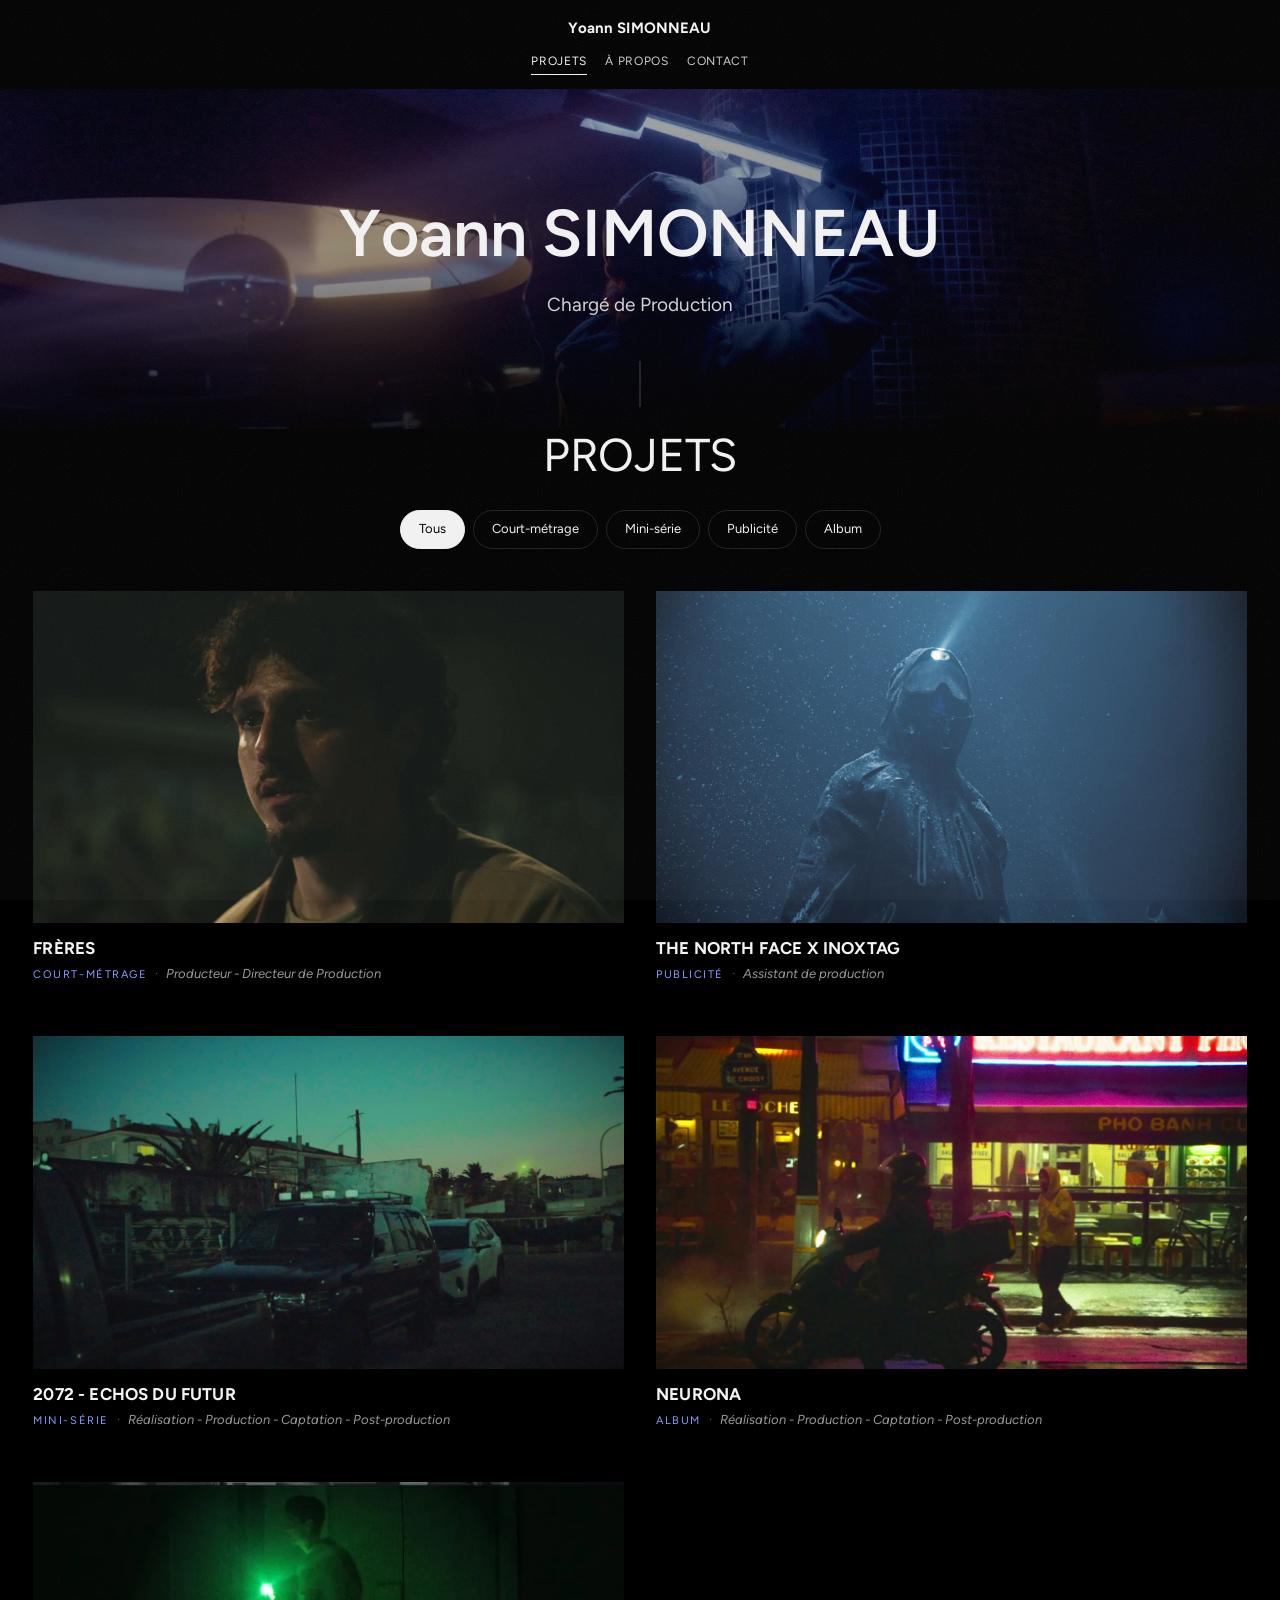
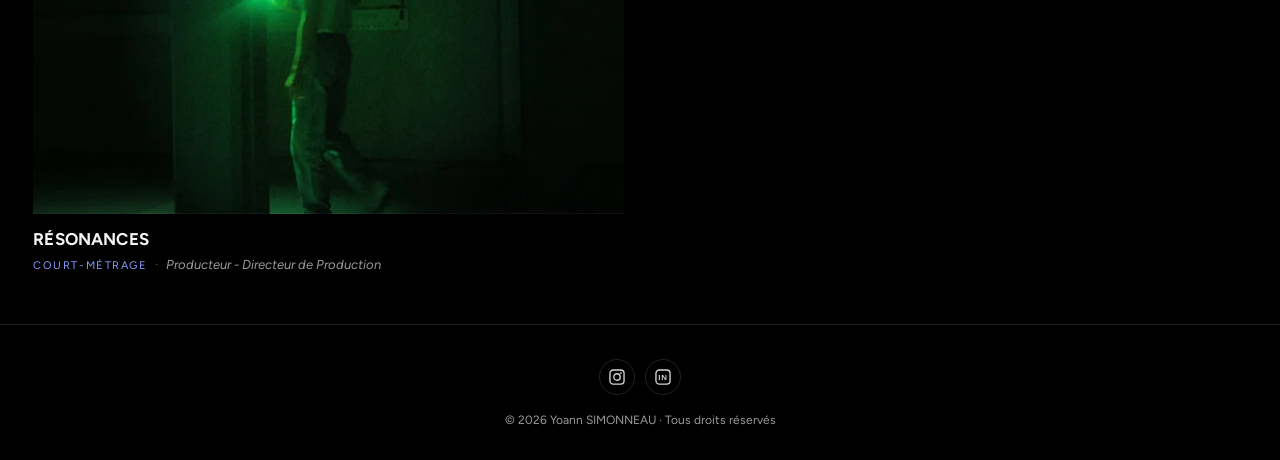
<file: index.html>
<!DOCTYPE html>
<html lang="fr">
<head>
  <meta charset="utf-8">
  <meta name="viewport" content="width=device-width, initial-scale=1, viewport-fit=cover">
  <title>Yoann SIMONNEAU — Films</title>
  <meta name="description" content="Portfolio de Yoann SIMONNEAU : production et réalisation de films.">
  <meta name="theme-color" content="#000000">
  <meta property="og:type" content="website">
  <meta property="og:title" content="Yoann SIMONNEAU — Portfolio">
  <meta property="og:image" content="images/accueil/hero.jpg">
  <link rel="icon" href="assets/favicon.svg" type="image/svg+xml">
  <!-- Contenu du site : lancé tout de suite, en parallèle du reste -->
  <script>(function(){var s=document.createElement('script');s.id='contenu';s.async=false;s.src='data/contenu.js'+(location.protocol.indexOf('http')===0?'?v='+Math.floor(Date.now()/6e4):'');document.head.appendChild(s);})();</script>
  <link rel="preconnect" href="https://fonts.googleapis.com">
  <link rel="preconnect" href="https://fonts.gstatic.com" crossorigin>
  <link rel="stylesheet" href="assets/css/style.css?v=6">
  <script src="assets/js/modele.js?v=6" defer></script>
  <script src="assets/js/site.js?v=6" defer></script>
</head>
<body data-page="films">
  <div id="app"></div>
  <noscript><p style="padding:40px;text-align:center;color:#fff">Active JavaScript pour afficher ce site.</p></noscript>
</body>
</html>
</file>
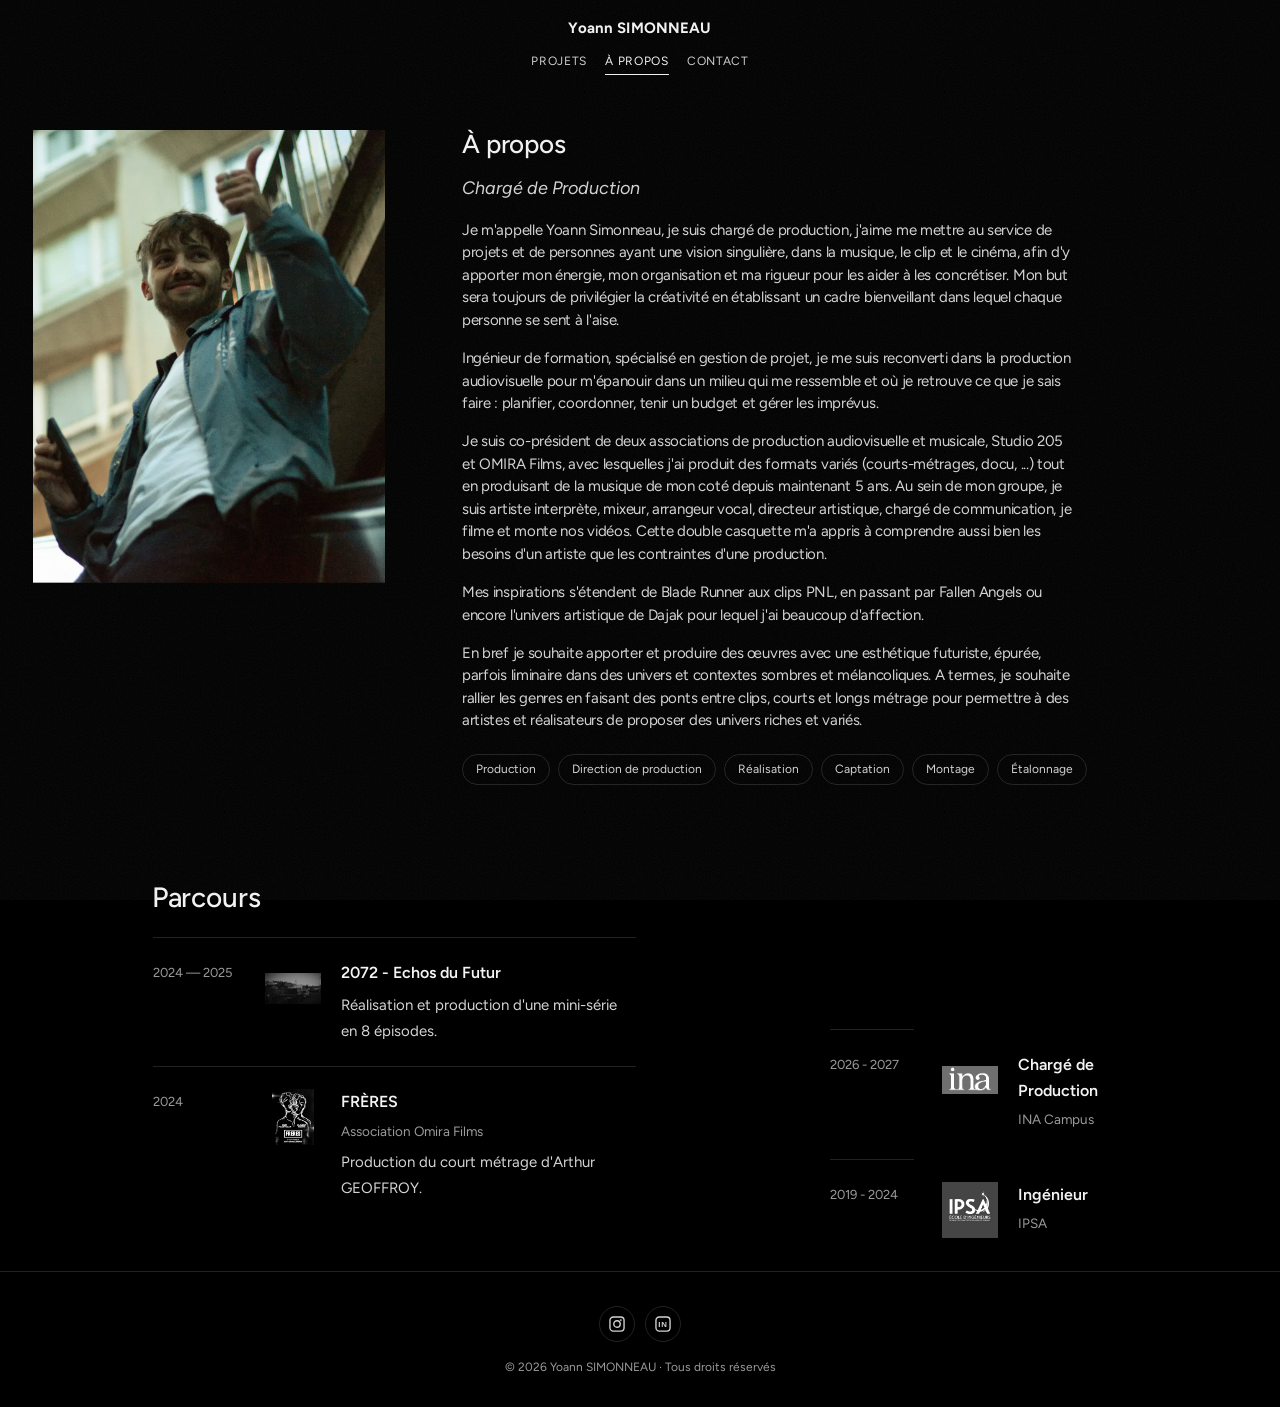
<file: a-propos.html>
<!DOCTYPE html>
<html lang="fr">
<head>
  <meta charset="utf-8">
  <meta name="viewport" content="width=device-width, initial-scale=1, viewport-fit=cover">
  <title>À propos — Yoann SIMONNEAU</title>
  <meta name="description" content="Portfolio de Yoann SIMONNEAU : production et réalisation de films.">
  <meta name="theme-color" content="#000000">
  <meta property="og:type" content="website">
  <meta property="og:title" content="Yoann SIMONNEAU — Portfolio">
  <meta property="og:image" content="images/accueil/hero.jpg">
  <link rel="icon" href="assets/favicon.svg" type="image/svg+xml">
  <!-- Contenu du site : lancé tout de suite, en parallèle du reste -->
  <script>(function(){var s=document.createElement('script');s.id='contenu';s.async=false;s.src='data/contenu.js'+(location.protocol.indexOf('http')===0?'?v='+Math.floor(Date.now()/6e4):'');document.head.appendChild(s);})();</script>
  <link rel="preconnect" href="https://fonts.googleapis.com">
  <link rel="preconnect" href="https://fonts.gstatic.com" crossorigin>
  <link rel="stylesheet" href="assets/css/style.css?v=6">
  <script src="assets/js/modele.js?v=6" defer></script>
  <script src="assets/js/site.js?v=6" defer></script>
</head>
<body data-page="apropos">
  <div id="app"></div>
  <noscript><p style="padding:40px;text-align:center;color:#fff">Active JavaScript pour afficher ce site.</p></noscript>
</body>
</html>
</file>
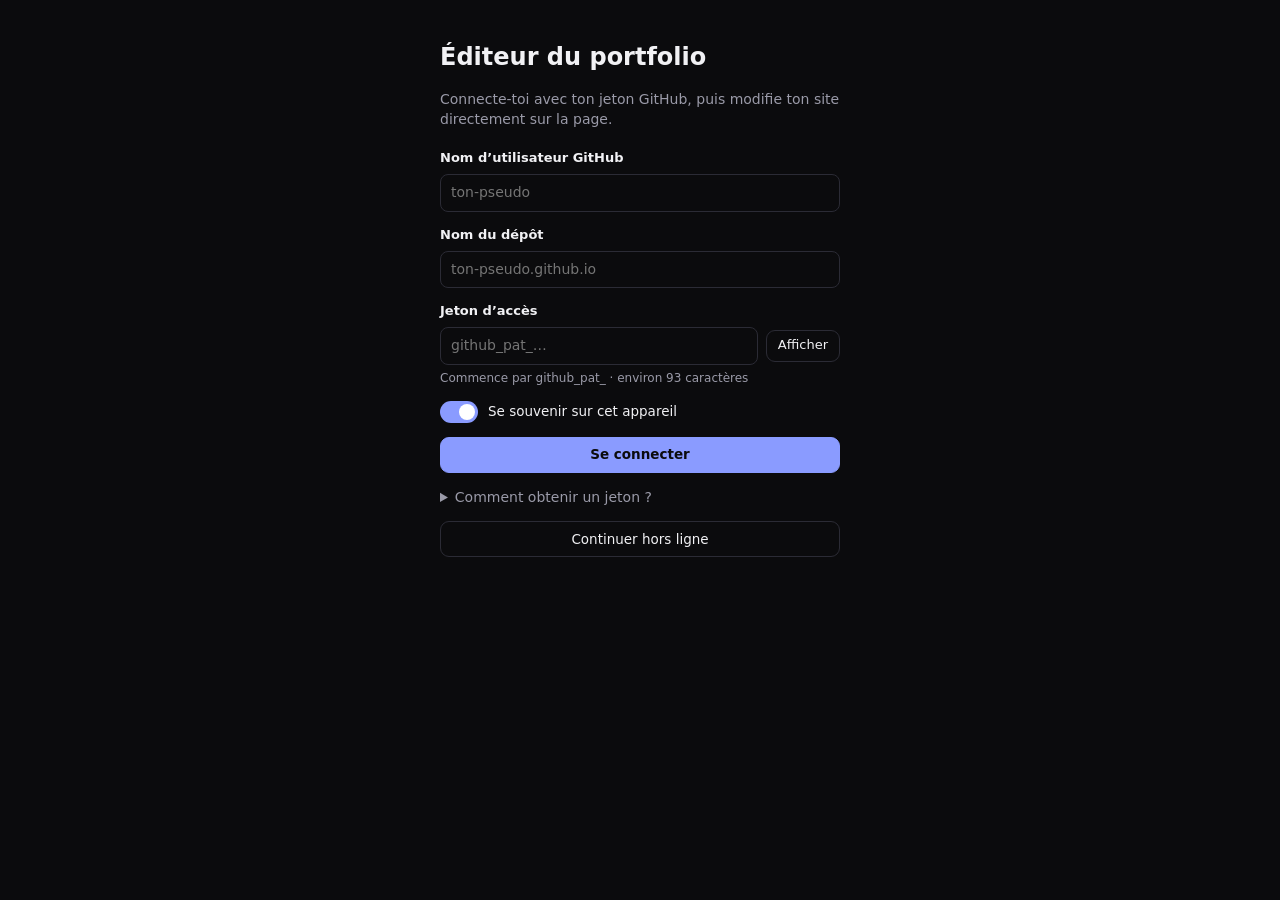
<file: admin.html>
<!DOCTYPE html>
<html lang="fr">
<head>
  <meta charset="utf-8">
  <meta name="viewport" content="width=device-width, initial-scale=1, viewport-fit=cover">
  <meta name="robots" content="noindex, nofollow">
  <meta name="theme-color" content="#0b0b0d">
  <title>Éditeur — Portfolio</title>
  <link rel="icon" href="assets/favicon.svg" type="image/svg+xml">
  <link rel="stylesheet" href="assets/css/admin.css?v=6">
  <!-- Contenu actuel (utilisé en mode hors ligne) -->
  <script>document.write('<script src="data/contenu.js' + (location.protocol.indexOf('http') === 0 ? '?v=' + Date.now() : '') + '"><\/script>');</script>
</head>
<body>
  <div id="app"><p class="loading">Chargement…</p></div>
  <div id="toasts" aria-live="polite"></div>
  <script src="assets/js/modele.js?v=6"></script>
  <script src="assets/js/admin-base.js?v=6"></script>
  <script src="assets/js/admin.js?v=6"></script>
</body>
</html>
</file>
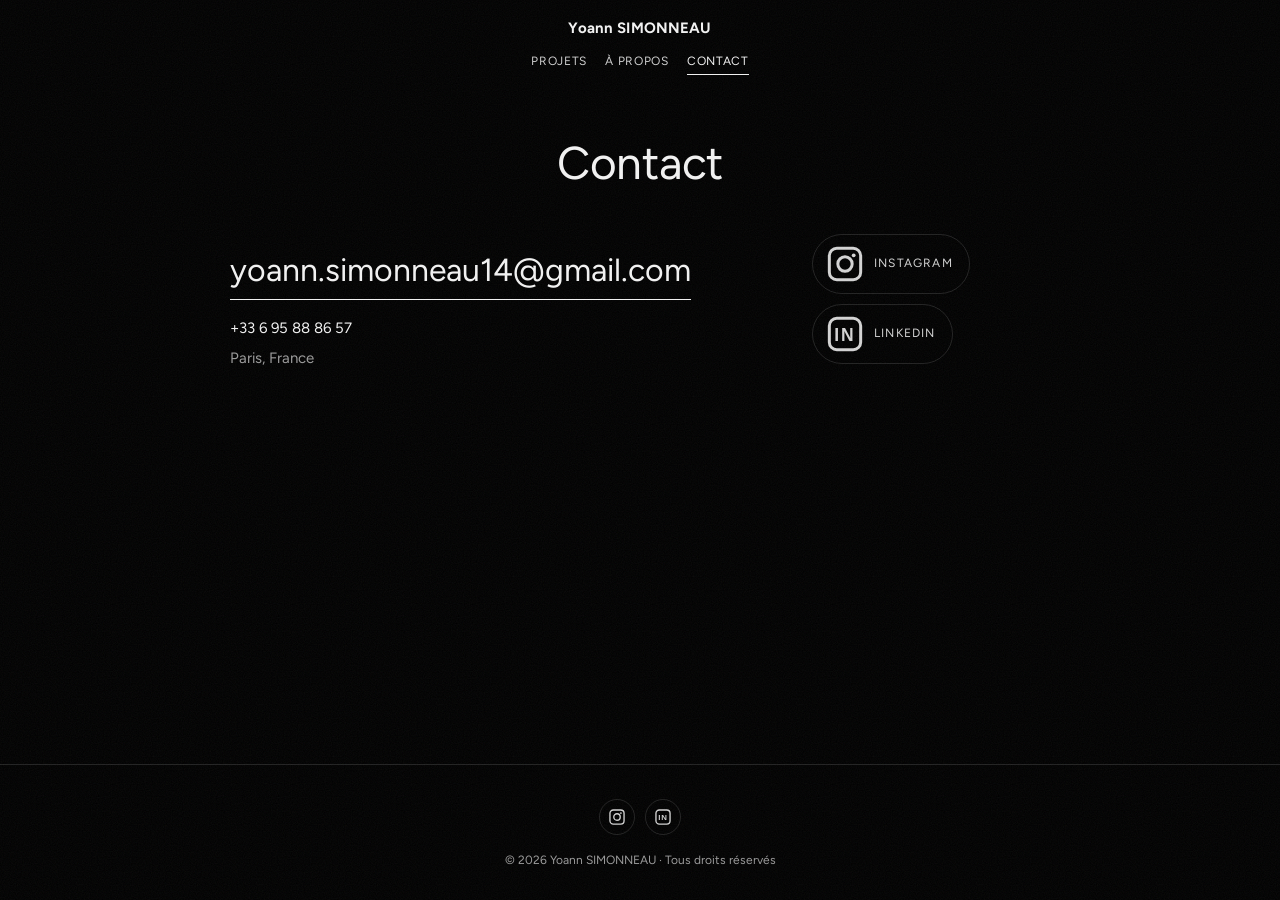
<file: contact.html>
<!DOCTYPE html>
<html lang="fr">
<head>
  <meta charset="utf-8">
  <meta name="viewport" content="width=device-width, initial-scale=1, viewport-fit=cover">
  <title>Contact — Yoann SIMONNEAU</title>
  <meta name="description" content="Portfolio de Yoann SIMONNEAU : production et réalisation de films.">
  <meta name="theme-color" content="#000000">
  <meta property="og:type" content="website">
  <meta property="og:title" content="Yoann SIMONNEAU — Portfolio">
  <meta property="og:image" content="images/accueil/hero.jpg">
  <link rel="icon" href="assets/favicon.svg" type="image/svg+xml">
  <!-- Contenu du site : lancé tout de suite, en parallèle du reste -->
  <script>(function(){var s=document.createElement('script');s.id='contenu';s.async=false;s.src='data/contenu.js'+(location.protocol.indexOf('http')===0?'?v='+Math.floor(Date.now()/6e4):'');document.head.appendChild(s);})();</script>
  <link rel="preconnect" href="https://fonts.googleapis.com">
  <link rel="preconnect" href="https://fonts.gstatic.com" crossorigin>
  <link rel="stylesheet" href="assets/css/style.css?v=6">
  <script src="assets/js/modele.js?v=6" defer></script>
  <script src="assets/js/site.js?v=6" defer></script>
</head>
<body data-page="contact">
  <div id="app"></div>
  <noscript><p style="padding:40px;text-align:center;color:#fff">Active JavaScript pour afficher ce site.</p></noscript>
</body>
</html>
</file>
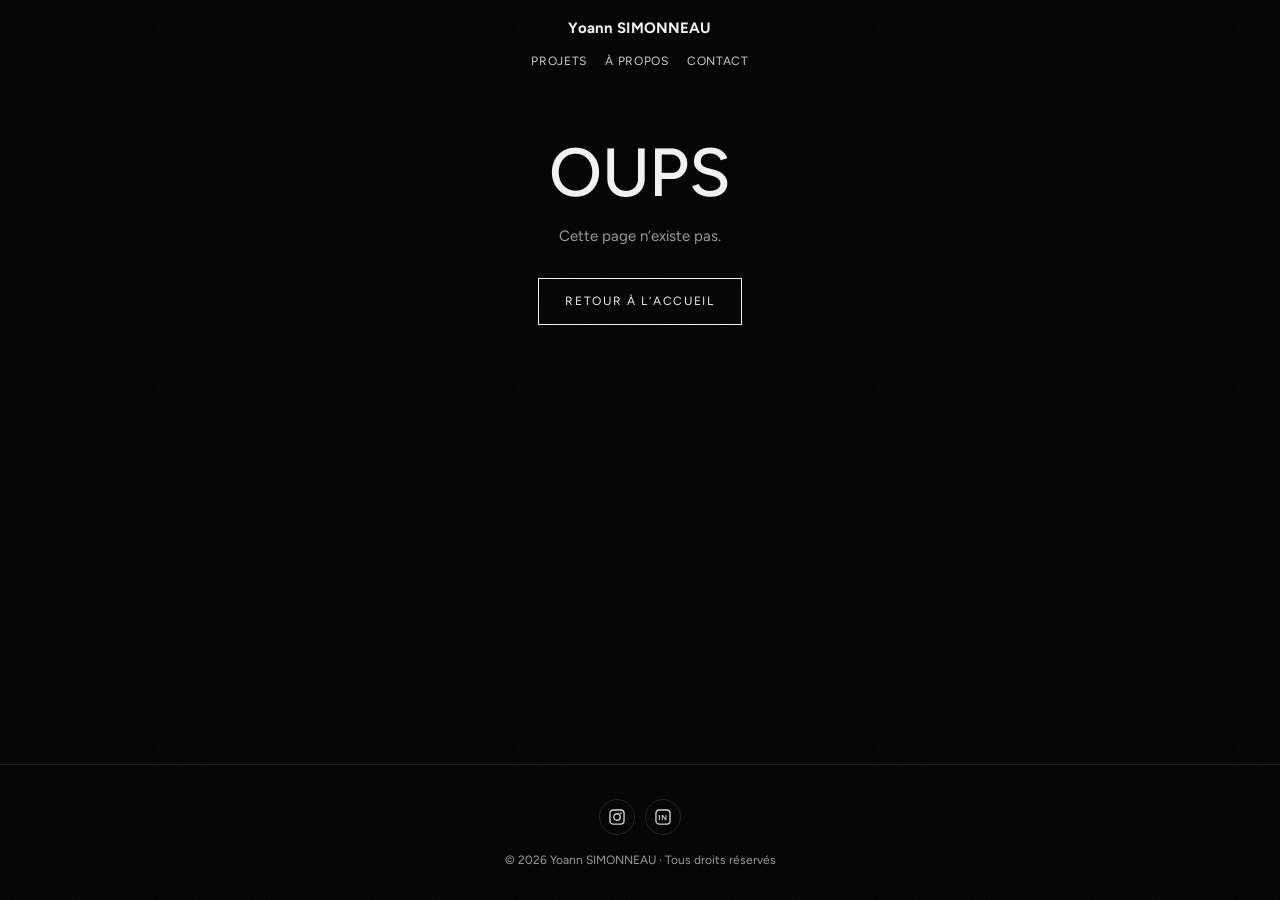
<file: photos.html>
<!DOCTYPE html>
<html lang="fr">
<head>
  <meta charset="utf-8">
  <meta name="viewport" content="width=device-width, initial-scale=1, viewport-fit=cover">
  <title>Photos — Yoann SIMONNEAU</title>
  <meta name="description" content="Portfolio de Yoann SIMONNEAU : production et réalisation de films.">
  <meta name="theme-color" content="#000000">
  <meta property="og:type" content="website">
  <meta property="og:title" content="Yoann SIMONNEAU — Portfolio">
  <meta property="og:image" content="images/accueil/hero.jpg">
  <link rel="icon" href="assets/favicon.svg" type="image/svg+xml">
  <!-- Contenu du site : lancé tout de suite, en parallèle du reste -->
  <script>(function(){var s=document.createElement('script');s.id='contenu';s.async=false;s.src='data/contenu.js'+(location.protocol.indexOf('http')===0?'?v='+Math.floor(Date.now()/6e4):'');document.head.appendChild(s);})();</script>
  <link rel="preconnect" href="https://fonts.googleapis.com">
  <link rel="preconnect" href="https://fonts.gstatic.com" crossorigin>
  <link rel="stylesheet" href="assets/css/style.css?v=6">
  <script src="assets/js/modele.js?v=6" defer></script>
  <script src="assets/js/site.js?v=6" defer></script>
</head>
<body data-page="photos">
  <div id="app"></div>
  <noscript><p style="padding:40px;text-align:center;color:#fff">Active JavaScript pour afficher ce site.</p></noscript>
</body>
</html>
</file>
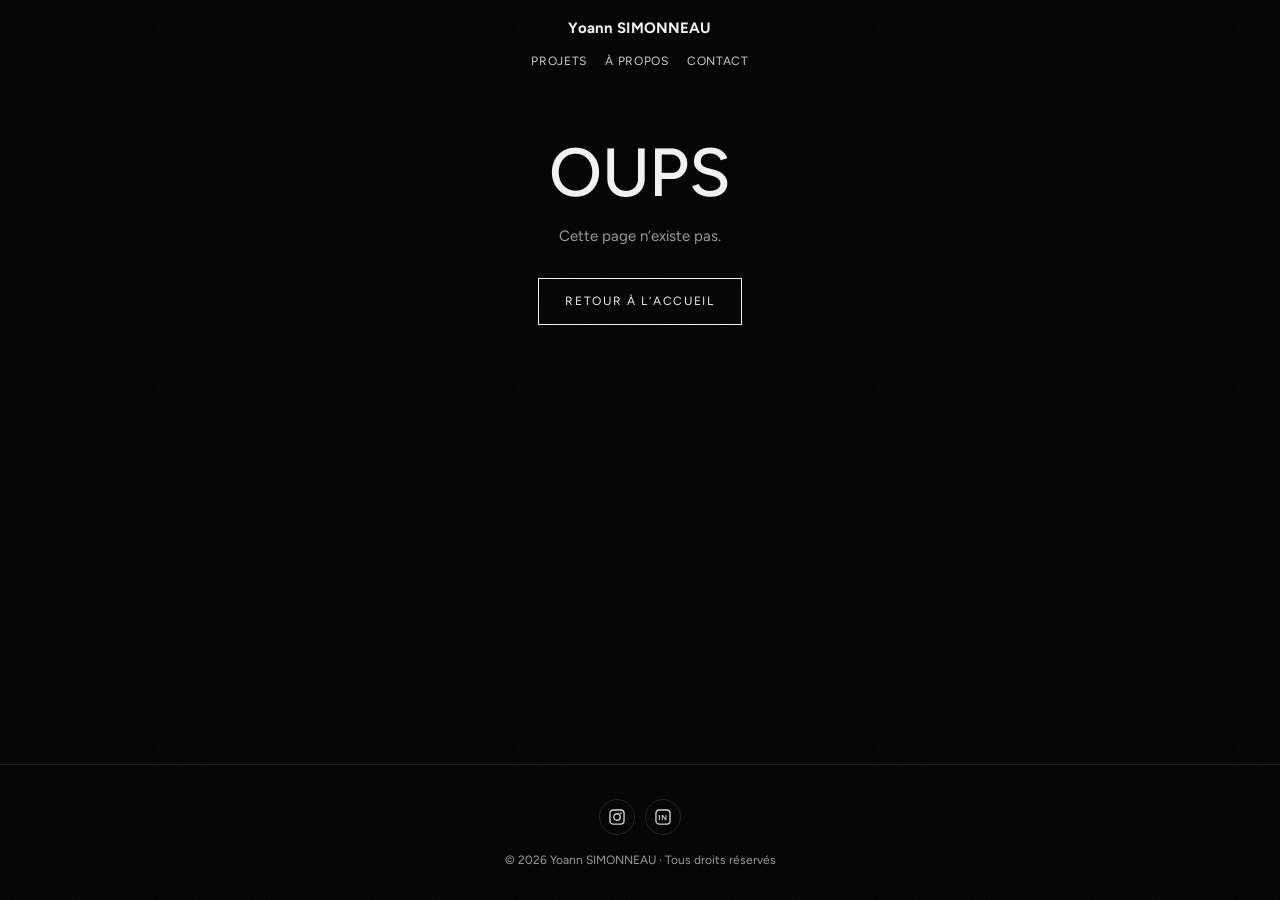
<file: projet.html>
<!DOCTYPE html>
<html lang="fr">
<head>
  <meta charset="utf-8">
  <meta name="viewport" content="width=device-width, initial-scale=1, viewport-fit=cover">
  <title>Projet — Yoann SIMONNEAU</title>
  <meta name="description" content="Portfolio de Yoann SIMONNEAU : production et réalisation de films.">
  <meta name="theme-color" content="#000000">
  <meta property="og:type" content="website">
  <meta property="og:title" content="Yoann SIMONNEAU — Portfolio">
  <meta property="og:image" content="images/accueil/hero.jpg">
  <link rel="icon" href="assets/favicon.svg" type="image/svg+xml">
  <!-- Contenu du site : lancé tout de suite, en parallèle du reste -->
  <script>(function(){var s=document.createElement('script');s.id='contenu';s.async=false;s.src='data/contenu.js'+(location.protocol.indexOf('http')===0?'?v='+Math.floor(Date.now()/6e4):'');document.head.appendChild(s);})();</script>
  <link rel="preconnect" href="https://fonts.googleapis.com">
  <link rel="preconnect" href="https://fonts.gstatic.com" crossorigin>
  <link rel="stylesheet" href="assets/css/style.css?v=6">
  <script src="assets/js/modele.js?v=6" defer></script>
  <script src="assets/js/site.js?v=6" defer></script>
</head>
<body data-page="projet">
  <div id="app"></div>
  <noscript><p style="padding:40px;text-align:center;color:#fff">Active JavaScript pour afficher ce site.</p></noscript>
</body>
</html>
</file>
<file: assets/css/style.css>
/* ==========================================================================
   Portfolio — styles (version 4 : éléments, tailles réglables, téléphone)
   Couleurs et polices : réglables dans l'éditeur (Réglages du site).
   ========================================================================== */
:root {
  --bg: #000; --fg: #f3f3f3; --muted: #9a9a9a; --soft: #d4d4d4;
  --line: rgba(255, 255, 255, .13); --accent: #8a9bff;
  --ease: cubic-bezier(.2, .7, .2, 1);
  --pad: clamp(18px, calc(4 * var(--vw1, 1vw)), 44px);
  --font: 'Figtree', system-ui, -apple-system, 'Segoe UI', Roboto, Arial, sans-serif;
  --font-titres: var(--font);
}
*, *::before, *::after { box-sizing: border-box; }
html { -webkit-text-size-adjust: 100%; scroll-behavior: smooth; }
body { margin: 0; background: var(--bg); color: var(--fg); font: 400 15px/1.6 var(--font); -webkit-font-smoothing: antialiased; overflow-x: hidden; }
img, video, iframe { display: block; max-width: 100%; }
a { color: inherit; text-decoration: none; }
button { font: inherit; color: inherit; }
:focus-visible { outline: 1px solid var(--accent); outline-offset: 3px; }
[hidden] { display: none !important; }
#app { opacity: 0; transition: opacity .55s var(--ease); min-height: calc(100 * var(--vh1, 1vh)); display: flex; flex-direction: column; }
body.ready #app { opacity: 1; }
body.leaving #app { opacity: 0; transition-duration: .22s; }
main { flex: 1; }
.wrap { width: 100%; max-width: 1240px; margin: 0 auto; padding: 0 var(--pad); }
.muted { color: var(--muted); }
.empty { color: var(--muted); text-align: center; grid-column: 1 / -1; }

/* Grain pellicule */
body.grain-on::after { content: ''; position: fixed; inset: 0; pointer-events: none; z-index: 900; opacity: .065;
  background-image: url("data:image/svg+xml,%3Csvg xmlns='http://www.w3.org/2000/svg' width='180' height='180'%3E%3Cfilter id='n'%3E%3CfeTurbulence type='fractalNoise' baseFrequency='.85' numOctaves='2' stitchTiles='stitch'/%3E%3C/filter%3E%3Crect width='100%25' height='100%25' filter='url(%23n)'/%3E%3C/svg%3E"); }
@media (hover: hover) and (prefers-reduced-motion: no-preference) { body.grain-on::after { animation: grain .9s steps(3) infinite; } }
@keyframes grain { 0% { background-position: 0 0; } 33% { background-position: -47px 31px; } 66% { background-position: 63px -22px; } 100% { background-position: 0 0; } }

/* ---------- En-tête ---------- */
.hdr { position: sticky; top: 0; z-index: 50; display: flex; flex-direction: column; align-items: center; gap: 8px; padding: calc(16px + env(safe-area-inset-top)) var(--pad) 14px; transition: transform .45s var(--ease), background .3s; }
.hdr.scrolled { background: color-mix(in srgb, var(--bg) 75%, transparent); -webkit-backdrop-filter: blur(12px); backdrop-filter: blur(12px); }
.hdr.hide { transform: translateY(-100%); }
.hdr-gauche { flex-direction: row; justify-content: space-between; }
.hdr-name { font-weight: 700; font-size: 15px; letter-spacing: .01em; }
.hdr-nav { display: flex; flex-wrap: wrap; justify-content: center; gap: 4px 18px; }
.hdr-nav a { font-size: 12px; text-transform: uppercase; letter-spacing: .06em; padding: 4px 0; position: relative; color: color-mix(in srgb, var(--fg) 85%, transparent); }
.hdr-min .hdr-nav a { text-transform: none; letter-spacing: 0; font-size: 13px; }
.hdr-nav a::after { content: ''; position: absolute; left: 0; right: 0; bottom: 0; height: 1px; background: currentColor; transform: scaleX(0); transform-origin: right; transition: transform .4s var(--ease); }
.hdr-nav a:hover::after, .hdr-nav a.is-active::after { transform: scaleX(1); transform-origin: left; }
.hdr-nav a.is-active { color: var(--fg); }

/* ---------- Sections ---------- */
.sec { position: relative; padding: var(--pt, 48px) 0 var(--pb, 48px); }
.sec-in { width: 100%; max-width: var(--maxw, 1240px); margin: 0 auto; padding: 0 var(--pad); }
.w-large { --maxw: 1520px; } .w-normale { --maxw: 1240px; } .w-etroite { --maxw: 820px; }
.w-pleine .sec-in { max-width: none; padding: 0; }
.sec[class*=" v-"] { display: flex; flex-direction: column; }
.v-haut { justify-content: flex-start; } .v-centre { justify-content: center; } .v-bas { justify-content: flex-end; }
.bg-fixe { background-attachment: fixed; }
@media (hover: none) { .bg-fixe { background-attachment: scroll; } }

/* Typographie réglable (variables posées par section) */
.t-body, .rich { font-family: var(--t-f, var(--font)); font-size: var(--t-s, var(--t-s-def, 15px)); font-weight: var(--t-w, 400); font-style: var(--t-i, var(--t-i-def, normal)); text-decoration: var(--t-u, none); text-transform: var(--t-tr, none); line-height: var(--t-lh, 1.75); letter-spacing: var(--t-ls, normal); color: var(--t-c, var(--s-c, var(--t-c-def, var(--soft)))); text-shadow: var(--t-sh, none); max-width: var(--t-mw, none); }
.al-center .t-body, .al-center .rich { margin-left: auto; margin-right: auto; }
.al-right .t-body, .al-right .rich { margin-left: auto; }
.rich p { margin: 0 0 1.05em; } .rich p:last-child { margin-bottom: 0; }
.rich ul, .rich ol { margin: 0 0 1.05em; padding-left: 1.3em; }
.rich a { color: var(--lk-c, var(--fg)); border-bottom: 1px solid var(--accent); transition: color .3s, background-size .4s var(--ease), border-color .3s; }
.rich strong, .rich b { color: var(--t-c, var(--fg)); font-weight: 600; }
.rich blockquote { margin: 0 0 1em; padding-left: 1em; border-left: 2px solid var(--accent); font-style: italic; }
.t-ttl, .rich :is(h2, h3, h4) { font-family: var(--tt-f, var(--font-titres)); font-weight: var(--tt-w, var(--tt-w-def, 500)); font-style: var(--tt-i, normal); text-decoration: var(--tt-u, none); text-transform: var(--tt-tr, var(--tt-tr-def, none)); line-height: var(--tt-lh, 1.15); letter-spacing: var(--tt-ls, var(--tt-ls-def, -.005em)); color: var(--tt-c, var(--s-c, var(--fg))); text-shadow: var(--tt-sh, none); max-width: var(--tt-mw, none); }
.t-ttl { font-size: var(--tt-s, var(--tt-def, 28px)); }
.rich h2 { font-size: var(--tt-s, clamp(17px, calc(1.9 * var(--vw1, 1vw)), 22px)); text-transform: var(--tt-tr, uppercase); margin: 0 0 18px; line-height: 1.35; }
.rich h3 { font-size: 15px; font-weight: 400; font-style: italic; color: var(--muted); text-transform: none; margin: -8px 0 16px; }
.rich h2:not(:first-child) { margin-top: 40px; }
.al-center .t-ttl { margin-left: auto; margin-right: auto; }
.has-tt-g :is(.t-ttl, .rich h2, .rich h3) { background: var(--tt-g); -webkit-background-clip: text; background-clip: text; color: transparent; }
.has-t-g :is(.t-body, .rich) { background: var(--t-g); -webkit-background-clip: text; background-clip: text; color: transparent; }
.has-t-g :is(.t-body, .rich) strong { color: inherit; }
.has-tt-bg .t-ttl { background: var(--tt-bg); display: inline-block; padding: .08em .35em; }
.has-t-bg .t-body { background: var(--t-bg); padding: .8em 1em; }
/* Effets de survol des liens */
.lk-souligne .rich a { border-bottom: 0; background: linear-gradient(currentColor, currentColor) 0 100% / 0 1px no-repeat; }
.lk-souligne .rich a:hover { background-size: 100% 1px; }
.lk-couleur .rich a:hover { color: var(--accent); }
.lk-surligne .rich a { border-bottom: 0; background: linear-gradient(var(--accent), var(--accent)) 0 100% / 100% 2px no-repeat; padding: 0 .1em; }
.lk-surligne .rich a:hover { background-size: 100% 100%; color: var(--bg); }
.lk-aucun .rich a { border-bottom: 0; }

/* ---------- Animations d'entrée ---------- */
.anim { opacity: 0; }
.anim.in { animation: var(--an, a-fade-up) var(--ad, .9s) cubic-bezier(.2, .7, .2, 1) var(--adl, 0s) both; }
[data-anim="fade-in"] { --an: a-fade-in; } [data-anim="fade-up"] { --an: a-fade-up; } [data-anim="fade-down"] { --an: a-fade-down; }
[data-anim="fade-right"] { --an: a-fade-right; } [data-anim="fade-left"] { --an: a-fade-left; }
[data-anim="fade-up-right"] { --an: a-fade-up-right; } [data-anim="fade-up-left"] { --an: a-fade-up-left; }
[data-anim="fade-down-right"] { --an: a-fade-down-right; } [data-anim="fade-down-left"] { --an: a-fade-down-left; }
[data-anim="zoom-in"] { --an: a-zoom-in; } [data-anim="zoom-in-down"] { --an: a-zoom-in-down; } [data-anim="zoom-in-right"] { --an: a-zoom-in-right; } [data-anim="zoom-in-left"] { --an: a-zoom-in-left; }
[data-anim="zoom-out"] { --an: a-zoom-out; } [data-anim="zoom-out-down"] { --an: a-zoom-out-down; } [data-anim="zoom-out-right"] { --an: a-zoom-out-right; } [data-anim="zoom-out-left"] { --an: a-zoom-out-left; }
[data-anim="slide-up"] { --an: a-slide-up; } [data-anim="slide-down"] { --an: a-slide-down; } [data-anim="slide-right"] { --an: a-slide-right; } [data-anim="slide-left"] { --an: a-slide-left; }
[data-anim="focus-in"] { --an: a-focus-in; } [data-anim="light-in"] { --an: a-light-in; } [data-anim="puff-in"] { --an: a-puff-in; }
[data-anim="tracking-expand"] { --an: a-tracking-expand; } [data-anim="tracking-contract"] { --an: a-tracking-contract; }
@keyframes a-fade-in { from { opacity: 0; } to { opacity: 1; } }
@keyframes a-fade-up { from { opacity: 0; transform: translate3d(0, 40px, 0); } to { opacity: 1; transform: none; } }
@keyframes a-fade-down { from { opacity: 0; transform: translate3d(0, -40px, 0); } to { opacity: 1; transform: none; } }
@keyframes a-fade-right { from { opacity: 0; transform: translate3d(-40px, 0, 0); } to { opacity: 1; transform: none; } }
@keyframes a-fade-left { from { opacity: 0; transform: translate3d(40px, 0, 0); } to { opacity: 1; transform: none; } }
@keyframes a-fade-up-right { from { opacity: 0; transform: translate3d(-40px, 40px, 0); } to { opacity: 1; transform: none; } }
@keyframes a-fade-up-left { from { opacity: 0; transform: translate3d(40px, 40px, 0); } to { opacity: 1; transform: none; } }
@keyframes a-fade-down-right { from { opacity: 0; transform: translate3d(-40px, -40px, 0); } to { opacity: 1; transform: none; } }
@keyframes a-fade-down-left { from { opacity: 0; transform: translate3d(40px, -40px, 0); } to { opacity: 1; transform: none; } }
@keyframes a-zoom-in { from { opacity: 0; transform: scale(.82); } to { opacity: 1; transform: none; } }
@keyframes a-zoom-in-down { from { opacity: 0; transform: translate3d(0, -60px, 0) scale(.82); } to { opacity: 1; transform: none; } }
@keyframes a-zoom-in-right { from { opacity: 0; transform: translate3d(-60px, 0, 0) scale(.82); } to { opacity: 1; transform: none; } }
@keyframes a-zoom-in-left { from { opacity: 0; transform: translate3d(60px, 0, 0) scale(.82); } to { opacity: 1; transform: none; } }
@keyframes a-zoom-out { from { opacity: 0; transform: scale(1.18); } to { opacity: 1; transform: none; } }
@keyframes a-zoom-out-down { from { opacity: 0; transform: translate3d(0, -60px, 0) scale(1.18); } to { opacity: 1; transform: none; } }
@keyframes a-zoom-out-right { from { opacity: 0; transform: translate3d(-60px, 0, 0) scale(1.18); } to { opacity: 1; transform: none; } }
@keyframes a-zoom-out-left { from { opacity: 0; transform: translate3d(60px, 0, 0) scale(1.18); } to { opacity: 1; transform: none; } }
@keyframes a-slide-up { from { transform: translate3d(0, 90px, 0); } to { transform: none; } }
@keyframes a-slide-down { from { transform: translate3d(0, -90px, 0); } to { transform: none; } }
@keyframes a-slide-right { from { transform: translate3d(-90px, 0, 0); } to { transform: none; } }
@keyframes a-slide-left { from { transform: translate3d(90px, 0, 0); } to { transform: none; } }
@keyframes a-focus-in { from { opacity: 0; filter: blur(12px); letter-spacing: -.02em; } to { opacity: 1; filter: none; } }
@keyframes a-light-in { 0% { opacity: 0; transform: translate3d(30%, 0, 0) skewX(-28deg); filter: brightness(2.2); } 60% { opacity: 1; transform: skewX(14deg); } 80% { transform: skewX(-4deg); } 100% { opacity: 1; transform: none; filter: none; } }
@keyframes a-puff-in { from { opacity: 0; transform: scale(1.8); filter: blur(4px); transform-origin: 50% 50%; } to { opacity: 1; transform: scale(1); filter: none; } }
@keyframes a-tracking-expand { 0% { opacity: 0; letter-spacing: -.5em; } 40% { opacity: .6; } 100% { opacity: 1; } }
@keyframes a-tracking-contract { 0% { opacity: 0; letter-spacing: 1em; } 40% { opacity: .6; } 100% { opacity: 1; } }
.reveal { opacity: 0; transform: translateY(26px); transition: opacity .9s var(--ease) var(--d, 0ms), transform .9s var(--ease) var(--d, 0ms); }
.reveal.in { opacity: 1; transform: none; }

/* ---------- Couverture ---------- */
.cov { position: relative; overflow: hidden; height: calc(var(--cov-h, 70) * var(--vh1, 1svh)); min-height: 340px; }
.cov-media { position: absolute; inset: 0; container-type: size; background: #07070c; }
.cov-media img { width: 100%; height: 100%; object-fit: cover; animation: kenburns 18s var(--ease) both; }
.cov-ov { position: absolute; inset: 0; pointer-events: none; }
.bg-video { position: absolute; top: 50%; left: 50%; border: 0; pointer-events: none; width: max(100cqw, 177.78cqh); height: max(100cqh, 56.25cqw); transform: translate(-50%, -50%); opacity: 0; transition: opacity 1.4s var(--ease); object-fit: cover; }
.bg-video.on { opacity: 1; }
@keyframes kenburns { from { transform: scale(1.09); } to { transform: scale(1); } }
.cov-box { position: absolute; z-index: 2; transform: translate(-50%, -50%); width: max-content; }
.cov-title { --tt-def: clamp(30px, calc(5.2 * var(--vw1, 1vw)), 66px); --tt-w-def: 400; margin: 0 0 .55em; }
.cov-txt { --t-c-def: #eee; --t-s-def: clamp(13px, calc(1.25 * var(--vw1, 1vw)), 16px); }
.cov-box .rich { max-width: var(--t-mw, 540px); margin-left: auto; margin-right: auto; }
.cov-box { left: var(--cx, 50%); top: var(--cy, 50%); max-width: min(var(--cw, 680px), 92%); }
.cta-left { text-align: left; } .cta-center { text-align: center; } .cta-right { text-align: right; }
.cta-left .rich { margin-left: 0; } .cta-right .rich { margin-right: 0; }
.lettres span { display: inline-block; opacity: 0; transform: translateY(.45em); filter: blur(6px); animation: letter .9s var(--ease) forwards; animation-delay: calc(250ms + var(--l) * 38ms); }
@keyframes letter { to { opacity: 1; transform: none; filter: none; } }
.cov-intro .rich, .cov-intro .btns { opacity: 0; animation: fadeup 1.1s var(--ease) 1s forwards; }
@keyframes fadeup { from { opacity: 0; transform: translateY(14px); } to { opacity: 1; transform: none; } }
.cov-scroll { position: absolute; bottom: 22px; left: 50%; z-index: 2; width: 1px; height: 46px; background: rgba(255, 255, 255, .25); overflow: hidden; transform: translateX(-50%); }
.cov-scroll span { position: absolute; left: 0; top: -50%; width: 1px; height: 50%; background: #fff; animation: scrollcue 2s var(--ease) infinite; }
@keyframes scrollcue { to { top: 110%; } }

/* ---------- Titres ---------- */
.sec-title, .page-title { --tt-def: clamp(28px, calc(4 * var(--vw1, 1vw)), 46px); --tt-w-def: 400; text-align: center; margin: 0 0 clamp(24px, calc(4 * var(--vw1, 1vw)), 44px); }
.sec-title.small { --tt-def: clamp(20px, calc(2.4 * var(--vw1, 1vw)), 28px); text-align: inherit; margin-bottom: 20px; }
.al-left .sec-title, .al-left .page-title { text-align: left; }
.p-head { text-align: inherit; }
.al-center .p-head, .sec-entete:not([class*=" al-"]) .p-head { text-align: center; }
.pill { display: inline-block; background: var(--fg); color: var(--bg); font-size: 12px; line-height: 1; padding: 6px 12px; border-radius: 999px; }
.pill:empty { display: none; }
.p-title { --tt-def: clamp(30px, calc(5.6 * var(--vw1, 1vw)), 68px); --tt-tr-def: uppercase; line-height: 1.05; margin: 0; }
.p-sub { margin: 14px 0 0; font-style: italic; color: var(--soft); font-size: clamp(14px, calc(1.5 * var(--vw1, 1vw)), 18px); }

/* ---------- Texte ---------- */
.eyebrow { display: block; font-size: 11px; letter-spacing: .22em; text-transform: uppercase; color: var(--accent); margin-bottom: 8px; }
.tx-title { --tt-def: clamp(18px, calc(2.1 * var(--vw1, 1vw)), 26px); margin: 0 0 10px; }
.tx-sub { font-weight: 400; font-style: italic; color: var(--muted); font-size: 15px; margin: 0 0 16px; }
.tx .t-body { margin-top: 14px; }
.box-accent { border: 1px solid var(--line); border-left: 2px solid var(--accent); padding: clamp(24px, calc(4 * var(--vw1, 1vw)), 48px); background: linear-gradient(135deg, color-mix(in srgb, var(--accent) 13%, transparent), transparent 62%); }
.chips { list-style: none; display: flex; flex-wrap: wrap; gap: 8px; padding: 0; margin: 22px 0 0; }
.al-center .chips, .al-center .btns, .al-center .socials, .al-center .filtres { justify-content: center; }
.al-right .chips, .al-right .btns, .al-right .socials { justify-content: flex-end; }
.chips li { border: 1px solid var(--line); border-radius: 999px; padding: 5px 13px; font-size: 12px; color: var(--soft); }
.chips.big li { font-size: 14px; padding: 8px 18px; }
.cols { display: grid; grid-template-columns: var(--prop, 45%) 1fr; gap: clamp(28px, calc(6 * var(--vw1, 1vw)), 90px); align-items: start; }
.cols.al-centre { align-items: center; } .cols.al-bas { align-items: end; }
.cols.img-droite { grid-template-columns: 1fr var(--prop, 45%); }
.cols.img-droite .cols-img { order: 2; }

/* ---------- Boutons ---------- */
.btns { display: flex; flex-wrap: wrap; gap: 12px; margin-top: 26px; }
.sec-boutons .btns { margin-top: 0; }
.btn { display: inline-flex; align-items: center; justify-content: center; gap: 10px; min-height: 44px; padding: 13px 26px; font-size: 12px; text-transform: uppercase; letter-spacing: .14em; cursor: pointer; transition: background .3s, color .3s, border-color .3s, transform .3s var(--ease); border: 1px solid var(--fg); background: transparent; }
.btn-plein { background: var(--fg); color: var(--bg); }
.btn-plein:hover { background: transparent; color: var(--fg); }
.btn-contour:hover { background: var(--fg); color: var(--bg); }
.btn-accent { background: var(--accent); border-color: var(--accent); color: #000; }
.btn-accent:hover { transform: translateY(-2px); }
.btn-texte { border: 0; padding: 6px 0; min-height: 0; background: linear-gradient(currentColor, currentColor) 0 100% / 100% 1px no-repeat; }
.btn-texte:hover { background-size: 0 1px; background-position: 100% 100%; }
.btn-petit { padding: 9px 16px; min-height: 36px; font-size: 11px; }
.btn-grand { padding: 18px 36px; font-size: 13px; }

/* ---------- Images & galeries ---------- */
.gi { margin: 0; position: relative; }
.gi-media { position: relative; overflow: hidden; background: #0b0b0b; }
.gi img { display: block; width: 100%; height: auto; transform: scale(var(--z, 1)); transition: transform .9s var(--ease), filter .6s; cursor: zoom-in; }
.gi a img { cursor: pointer; }
.gi-media[style*="aspect-ratio"] img, .gal-puzzle .gi img, .gal-bande .gi img { height: 100%; }
.gi-empty { aspect-ratio: 16/9; display: grid; place-items: center; color: var(--muted); font-size: 13px; background: repeating-linear-gradient(45deg, #0d0d10 0 12px, #111116 12px 24px); }
.gi-ov { position: absolute; inset: 0; pointer-events: none; }
.gi-txt { position: absolute; inset: 0; display: flex; padding: 7%; pointer-events: none; color: #fff; text-shadow: 0 2px 16px rgba(0, 0, 0, .5); }
.gi-txt .rich { pointer-events: auto; --t-c-def: #fff; max-width: 90%; }
.z-centre { align-items: center; justify-content: center; text-align: center; }
.z-haut { align-items: flex-start; justify-content: center; text-align: center; } .z-bas { align-items: flex-end; justify-content: center; text-align: center; }
.z-haut-gauche { align-items: flex-start; justify-content: flex-start; } .z-haut-droite { align-items: flex-start; justify-content: flex-end; text-align: right; }
.z-bas-gauche { align-items: flex-end; justify-content: flex-start; } .z-bas-droite { align-items: flex-end; justify-content: flex-end; text-align: right; }
.z-gauche { align-items: center; justify-content: flex-start; } .z-droite { align-items: center; justify-content: flex-end; text-align: right; }
.gi-cap, .one-cap { font-size: 12px; color: var(--muted); padding: 8px 2px 2px; margin: 0; }
.one-cap { text-align: center; }
@media (hover: hover) {
  .hov-zoom:hover img { transform: scale(calc(var(--z, 1) * 1.07)); }
  .hov-assombrir:hover img { filter: brightness(.55); }
  .hov-eclaircir:hover img { filter: brightness(1.2); }
  .hov-nb img { filter: grayscale(1); } .hov-nb:hover img { filter: none; }
  .hov-flou img { filter: blur(3px); } .hov-flou:hover img { filter: none; }
  .hov-elever { transition: transform .5s var(--ease); } .hov-elever:hover { transform: translateY(-6px); }
  .hov-elever:hover .gi-media { box-shadow: 0 18px 40px rgba(0, 0, 0, .5); }
}
.flt-nb img { filter: grayscale(1); } .flt-sepia img { filter: sepia(.8); } .flt-contraste img { filter: contrast(1.3); }
.flt-sature img { filter: saturate(1.6); } .flt-vintage img { filter: sepia(.35) contrast(1.1) brightness(.95) saturate(.85); }
.flt-froid img { filter: hue-rotate(-12deg) saturate(1.15) brightness(.98); } .flt-chaud img { filter: sepia(.25) saturate(1.3); }
.gal-head { margin-bottom: 22px; }
.gal-title { --tt-def: clamp(20px, calc(2.4 * var(--vw1, 1vw)), 28px); margin: 0 0 6px; }
.gal-sub { margin: 0; color: var(--muted); font-style: italic; }
.gal-grille, .gal-puzzle { display: grid; grid-template-columns: repeat(var(--cols, 3), minmax(0, 1fr)); gap: var(--gap, 12px); }
.gal-grille .gi { grid-column: span var(--w, 1); }
.gal-puzzle { grid-auto-rows: var(--row, 220px); grid-auto-flow: dense; }
.gal-puzzle .gi { grid-column: span var(--w, 1); grid-row: span var(--h, 1); display: flex; flex-direction: column; }
.gal-puzzle .gi-media { flex: 1; min-height: 0; }
.gal-mosaique { columns: var(--cols, 3); column-gap: var(--gap, 12px); }
.gal-mosaique .gi { break-inside: avoid; margin: 0 0 var(--gap, 12px); }
.gal-bande { display: flex; gap: var(--gap, 12px); overflow-x: auto; scroll-snap-type: x mandatory; padding-bottom: 10px; scrollbar-width: thin; }
.gal-bande .gi { flex: 0 0 auto; height: var(--band, 440px); scroll-snap-align: start; display: flex; flex-direction: column; }
.gal-bande .gi-media { height: 100%; }
.gal-bande .gi img { width: auto; max-width: none; }
.gal-pile { display: flex; flex-direction: column; gap: var(--gap, 12px); }
.gal-duo { display: grid; grid-template-columns: 1fr 1fr; gap: var(--gap, 12px); align-items: start; }
.slider { position: relative; overflow: hidden; }
.sl-track { display: flex; transition: transform .7s var(--ease); }
.sl-slide { flex: 0 0 100%; min-width: 0; }
.sl-btn { position: absolute; top: 50%; transform: translateY(-50%); z-index: 3; width: 48px; height: 48px; border-radius: 50%; border: 1px solid rgba(255, 255, 255, .6); background: rgba(0, 0, 0, .35); color: #fff; font-size: 26px; cursor: pointer; -webkit-backdrop-filter: blur(6px); backdrop-filter: blur(6px); }
.sl-prev { left: 14px; } .sl-next { right: 14px; }
.sl-dots { display: flex; justify-content: center; gap: 8px; padding: 14px 0 0; }
.sl-dots button { width: 7px; height: 7px; border-radius: 50%; border: 0; background: rgba(255, 255, 255, .3); padding: 0; cursor: pointer; }
.sl-dots button.on { background: var(--fg); }
.one img { width: 100%; }

/* ---------- Vidéo ---------- */
.p-video { aspect-ratio: 16 / 9; background: #0a0a0a; overflow: hidden; }
.p-video iframe, .p-video video, .vfacade { width: 100%; height: 100%; border: 0; }
.vfacade { position: relative; padding: 0; background: #0a0a0a; cursor: pointer; display: block; }
.vfacade img { width: 100%; height: 100%; object-fit: cover; filter: brightness(.72); transition: filter .5s, transform 1.2s var(--ease); }
.vfacade:hover img { filter: brightness(.9); transform: scale(1.02); }
.vplay { position: absolute; left: 50%; top: 50%; width: clamp(64px, calc(8 * var(--vw1, 1vw)), 92px); aspect-ratio: 1; border-radius: 50%; border: 1px solid rgba(255, 255, 255, .8); background: rgba(0, 0, 0, .25); -webkit-backdrop-filter: blur(6px); backdrop-filter: blur(6px); transform: translate(-50%, -50%); transition: transform .5s var(--ease); }
.vplay::after { content: ''; position: absolute; left: 54%; top: 50%; transform: translate(-50%, -50%); border-style: solid; border-width: 11px 0 11px 18px; border-color: transparent transparent transparent #fff; }
.vfacade:hover .vplay { transform: translate(-50%, -50%) scale(1.1); }

/* ---------- Grille de projets + filtres ---------- */
.filtres { display: flex; flex-wrap: wrap; justify-content: center; gap: 8px; margin: -8px 0 clamp(26px, calc(4 * var(--vw1, 1vw)), 42px); }
.filtres button { background: transparent; border: 1px solid var(--line); border-radius: 999px; padding: 8px 18px; font-size: 13px; cursor: pointer; transition: background .3s, color .3s, border-color .3s; min-height: 38px; }
.filtres button:hover { border-color: var(--fg); }
.filtres button.on { background: var(--fg); color: var(--bg); border-color: var(--fg); }
.grid { display: grid; grid-template-columns: repeat(var(--cols, 2), minmax(0, 1fr)); gap: clamp(36px, calc(4 * var(--vw1, 1vw)), 56px) clamp(18px, calc(2.6 * var(--vw1, 1vw)), 32px); }
.card { display: block; }
.thumb { position: relative; overflow: hidden; aspect-ratio: var(--ratio, 16/9); background: #0d0d0d; isolation: isolate; }
.thumb img { position: absolute; inset: 0; width: 100%; height: 100%; object-fit: cover; transition: transform 1.1s var(--ease), filter .7s var(--ease); }
.thumb-empty { position: absolute; inset: 0; display: grid; place-items: center; color: var(--muted); font-size: 13px; border: 1px dashed var(--line); }
.fx { position: absolute; inset: 0; pointer-events: none; opacity: 0; background-size: cover; background-position: center; z-index: 1; }
.thumb-cta { position: absolute; left: 50%; top: 50%; z-index: 3; transform: translate(-50%, -25%); opacity: 0; font-size: 11px; letter-spacing: .24em; text-transform: uppercase; white-space: nowrap; padding: .85em 1.4em; border: 1px solid rgba(255, 255, 255, .7); background: rgba(0, 0, 0, .25); color: #fff; transition: opacity .5s var(--ease), transform .6s var(--ease); }
.card-title { margin: 14px 0 5px; font-family: var(--font-titres); font-size: clamp(14px, calc(1.35 * var(--vw1, 1vw)), 17px); font-weight: 700; text-transform: uppercase; letter-spacing: .01em; line-height: 1.3; }
.card-title span { background: linear-gradient(currentColor, currentColor) no-repeat 0 100% / 0 1px; transition: background-size .6s var(--ease); padding-bottom: 2px; }
.card-meta { margin: 0; display: flex; flex-wrap: wrap; align-items: baseline; gap: 2px 8px; font-size: 13px; color: var(--muted); }
.card-genre { font-size: 11px; text-transform: uppercase; letter-spacing: .14em; color: var(--accent); }
.card-roles { font-style: italic; transition: color .4s; }
.card-sep { color: #555; }
.card:is(:hover, :focus-visible, .is-hover) .card-title span { background-size: 100% 1px; }
.card:is(:hover, :focus-visible, .is-hover) .card-roles { color: var(--soft); }
.anim-zoom:is(:hover, :focus-visible, .is-hover) .thumb img { transform: scale(1.08); filter: brightness(1.12) saturate(1.12); }
.anim-fondu:is(:hover, :focus-visible, .is-hover) .thumb img { transform: scale(1.04); filter: brightness(.35) blur(3px); }
.anim-fondu:is(:hover, :focus-visible, .is-hover) .thumb-cta { opacity: 1; transform: translate(-50%, -50%); }
.anim-cinema .thumb::before, .anim-cinema .thumb::after { content: ''; position: absolute; left: 0; right: 0; height: 0; background: #000; z-index: 2; transition: height .7s var(--ease); }
.anim-cinema .thumb::before { top: 0; } .anim-cinema .thumb::after { bottom: 0; }
.anim-cinema:is(:hover, :focus-visible, .is-hover) .thumb::before, .anim-cinema:is(:hover, :focus-visible, .is-hover) .thumb::after { height: 12.5%; }
.anim-cinema:is(:hover, :focus-visible, .is-hover) .thumb img { transform: scale(1.07); filter: contrast(1.08) saturate(1.2) brightness(.8); }
.anim-cinema:is(:hover, :focus-visible, .is-hover) .thumb-cta { opacity: 1; transform: translate(-50%, -50%); }
.anim-balayage .fx-sweep { opacity: 1; background: linear-gradient(110deg, transparent 30%, rgba(255, 255, 255, .32) 50%, transparent 70%); transform: translateX(-130%); transition: transform 1.1s var(--ease); }
.anim-balayage:is(:hover, :focus-visible, .is-hover) .fx-sweep { transform: translateX(130%); }
.anim-balayage:is(:hover, :focus-visible, .is-hover) .thumb img { transform: scale(1.03); filter: brightness(1.12); }
.anim-glitch:is(:hover, :focus-visible, .is-hover) .fx-g1 { opacity: .7; mix-blend-mode: screen; filter: sepia(1) saturate(7) hue-rotate(-45deg); animation: glitch1 .5s steps(2, end) infinite; }
.anim-glitch:is(:hover, :focus-visible, .is-hover) .fx-g2 { opacity: .6; mix-blend-mode: screen; filter: sepia(1) saturate(7) hue-rotate(145deg); animation: glitch2 .6s steps(2, end) infinite; }
.anim-glitch:is(:hover, :focus-visible, .is-hover) .thumb img { filter: contrast(1.15) brightness(.9); animation: glitch0 1.4s steps(1, end) infinite; }
@keyframes glitch0 { 0%, 92% { transform: none; } 94% { transform: translate(-4px, 1px) skewX(4deg); } 97% { transform: translate(3px, -1px); } }
@keyframes glitch1 { 0% { transform: translate(-7px, 0); clip-path: inset(8% 0 62% 0); } 50% { transform: translate(6px, 0); clip-path: inset(54% 0 18% 0); } 100% { transform: translate(-3px, 0); clip-path: inset(30% 0 42% 0); } }
@keyframes glitch2 { 0% { transform: translate(6px, 0); clip-path: inset(70% 0 6% 0); } 50% { transform: translate(-5px, 0); clip-path: inset(12% 0 70% 0); } 100% { transform: translate(4px, 0); clip-path: inset(40% 0 35% 0); } }

/* ---------- Fiche, infos, crédits, parcours ---------- */
.fiche { display: grid; grid-template-columns: minmax(0, 1.35fr) minmax(0, 1fr); gap: clamp(30px, calc(6 * var(--vw1, 1vw)), 96px); text-align: left; }
.fiche-r { font-size: 13px; }
.p-details, .p-credits { margin: 0; }
.p-details > div, .cr { display: flex; justify-content: space-between; gap: 16px; padding: 10px 0; border-bottom: 1px solid var(--line); }
.p-details > div:first-child { border-top: 1px solid var(--line); }
.p-details dt, .cr dt { font-weight: 600; color: var(--fg); flex-shrink: 0; }
.p-details dd, .cr dd { margin: 0; color: var(--muted); text-align: right; }
.fiche-r .p-credits { margin-top: 30px; }
.cr dd span { white-space: nowrap; } .cr dd i { font-style: normal; color: #555; }
.cr-long { display: block; } .cr-long dd { text-align: left; margin-top: 6px; line-height: 1.75; }
.p-credits.standalone .cr:first-child { border-top: 1px solid var(--line); }
.infos { font-size: 14px; }
.infos.cols-2 { display: grid; grid-template-columns: 1fr 1fr; column-gap: 40px; }
.infos.cols-2 > div:nth-child(2) { border-top: 1px solid var(--line); }
.timeline .tl { display: grid; grid-template-columns: 170px 1fr; gap: 20px; padding: 22px 0; border-top: 1px solid var(--line); text-align: left; }
.tl-when { color: var(--muted); font-size: 13px; padding-top: 3px; }
.tl-ttl { margin: 0 0 6px; font-weight: 600; font-size: 16px; }

/* ---------- Contact, réseaux, fichiers, Spotify ---------- */
.contact-grid { display: grid; grid-template-columns: 1fr 1fr; gap: clamp(30px, calc(6 * var(--vw1, 1vw)), 90px); text-align: left; }
.contact-grid.single { grid-template-columns: 1fr; max-width: 640px; margin: 0 auto; text-align: center; }
.big-link { display: inline-block; font-size: clamp(19px, calc(2.8 * var(--vw1, 1vw)), 32px); margin: 26px 0 10px; background: linear-gradient(currentColor, currentColor) no-repeat 0 100% / 100% 1px; padding-bottom: 4px; transition: background-size .5s var(--ease); word-break: break-word; }
.big-link:hover { background-size: 0 1px; background-position: 100% 100%; }
.contact-line { display: block; margin: 6px 0; }
.socials { list-style: none; padding: 0; margin: 28px 0 0; display: flex; flex-wrap: wrap; gap: 10px 24px; }
.contact-grid.single .socials { justify-content: center; }
.socials a { font-size: 13px; text-transform: uppercase; letter-spacing: .1em; color: var(--soft); }
.socials a:hover { color: var(--fg); }
.socials.big { gap: 10px; margin: 0; }
.socials.big a { display: inline-flex; padding: 11px 20px; border: 1px solid var(--line); border-radius: 999px; transition: border-color .3s, background .3s, color .3s; }
.socials.big a:hover { background: var(--fg); color: var(--bg); border-color: var(--fg); }
.form { display: grid; gap: 20px; }
.form label span { display: block; font-size: 11px; text-transform: uppercase; letter-spacing: .16em; color: var(--muted); margin-bottom: 4px; }
.form input, .form textarea { width: 100%; background: transparent; color: var(--fg); border: 0; border-bottom: 1px solid var(--line); padding: 10px 0; font: inherit; font-size: 16px; border-radius: 0; resize: vertical; }
.form input:focus, .form textarea:focus { outline: none; border-bottom-color: var(--accent); }
.form .btn { justify-self: start; }
.form-msg { margin: 0; color: var(--soft); font-size: 14px; min-height: 1.4em; }
.dls { display: grid; gap: 10px; }
.dl { display: flex; align-items: center; gap: 14px; padding: 14px 16px; border: 1px solid var(--line); transition: border-color .3s, background .3s; text-align: left; }
.dl:hover { border-color: var(--fg); background: rgba(255, 255, 255, .03); }
.dl-ext { font-size: 10px; letter-spacing: .1em; font-weight: 700; color: var(--bg); background: var(--accent); padding: 4px 7px; border-radius: 4px; min-width: 44px; text-align: center; }
.dl-name { flex: 1; } .dl-ico { font-size: 18px; transition: transform .4s var(--ease); } .dl:hover .dl-ico { transform: translateY(3px); }
.spot { display: grid; grid-template-columns: repeat(var(--cols, 1), minmax(0, 1fr)); gap: 12px; }
.spot iframe { width: 100%; border: 0; border-radius: 12px; background: #121212; }

/* ---------- Espace, composition libre ---------- */
.spacer { display: flex; align-items: center; justify-content: center; }
.spacer hr { margin: 0; border: 0; }
.libre { position: relative; height: var(--lh, 560px); }
.fr-it { position: absolute; left: var(--fx, 0); top: var(--fy, 0); width: var(--fw, 30%); z-index: var(--fz, 1); }
.fr-it .gi img { cursor: default; }

/* ---------- Navigation projet, pied de page ---------- */
.p-nav { position: relative; display: flex; justify-content: space-between; align-items: stretch; gap: 20px; margin-top: clamp(40px, calc(7 * var(--vw1, 1vw)), 100px); margin-bottom: 30px; padding-top: 28px; }
.p-nav::before { content: ''; position: absolute; top: 0; left: var(--pad); right: var(--pad); border-top: 1px solid var(--line); }
.p-nav-back { display: inline-flex; gap: 8px; align-items: center; align-self: center; font-size: 12px; text-transform: uppercase; letter-spacing: .1em; color: var(--muted); }
.p-nav-back:hover { color: var(--fg); }
.p-nav-next { position: relative; overflow: hidden; min-width: min(360px, 100%); min-height: 130px; padding: 18px 20px; display: flex; flex-direction: column; justify-content: flex-end; text-align: right; background: #0b0b0b; }
.p-nav-next img { position: absolute; inset: 0; width: 100%; height: 100%; object-fit: cover; opacity: .38; transition: opacity .5s, transform 1.2s var(--ease); }
.p-nav-next:hover img { opacity: .62; transform: scale(1.05); }
.p-nav-label, .p-nav-next strong { position: relative; }
.p-nav-label { font-size: 11px; letter-spacing: .2em; text-transform: uppercase; color: var(--soft); }
.p-nav-next strong { font-size: 17px; text-transform: uppercase; margin-top: 4px; }
.ftr { border-top: 1px solid var(--line); padding: 34px var(--pad) calc(30px + env(safe-area-inset-bottom)); text-align: center; font-size: 12px; color: var(--muted); }
.ftr-soc { list-style: none; padding: 0; margin: 0 0 14px; display: flex; flex-wrap: wrap; justify-content: center; gap: 6px 20px; text-transform: uppercase; letter-spacing: .1em; }
.ftr-soc a:hover { color: var(--fg); }
.notfound { text-align: center; padding-bottom: 60px; }
.notfound p { color: var(--muted); margin-bottom: 30px; }

/* ---------- Visionneuse ---------- */
.lb { position: fixed; inset: 0; z-index: 1000; background: rgba(0, 0, 0, .95); display: flex; align-items: center; justify-content: center; opacity: 0; pointer-events: none; transition: opacity .35s var(--ease); touch-action: pan-y; }
.lb.open { opacity: 1; pointer-events: auto; }
.lb figure { margin: 0; display: flex; flex-direction: column; align-items: center; justify-content: center; width: 100%; height: 100%; padding: 56px 64px; }
.lb img { max-width: 100%; max-height: calc(100% - 30px); object-fit: contain; opacity: 0; transition: opacity .35s; }
.lb img.on { opacity: 1; }
.lb figcaption { color: var(--soft); font-size: 13px; margin-top: 12px; min-height: 1em; }
.lb button { position: absolute; background: none; border: 0; color: #fff; cursor: pointer; font-size: 34px; line-height: 1; width: 52px; height: 52px; opacity: .75; }
.lb button:hover { opacity: 1; }
.lb-close { top: calc(8px + env(safe-area-inset-top)); right: 8px; }
.lb-prev { left: 6px; top: 50%; transform: translateY(-50%); font-size: 48px !important; }
.lb-next { right: 6px; top: 50%; transform: translateY(-50%); font-size: 48px !important; }
.lb.single .lb-prev, .lb.single .lb-next { display: none; }
.lb-count { position: absolute; bottom: calc(16px + env(safe-area-inset-bottom)); left: 50%; transform: translateX(-50%); font-size: 12px; color: var(--muted); }
.preview-bar { position: fixed; z-index: 1100; left: 50%; bottom: calc(14px + env(safe-area-inset-bottom)); transform: translateX(-50%); display: flex; align-items: center; gap: 14px; background: var(--accent); color: #000; font-size: 13px; padding: 8px 8px 8px 18px; border-radius: 999px; box-shadow: 0 10px 40px rgba(0, 0, 0, .5); width: max-content; max-width: calc(100% - 24px); }
.preview-bar button { background: #000; color: #fff; border: 0; border-radius: 999px; padding: 8px 14px; cursor: pointer; font-size: 12px; white-space: nowrap; }

/* ==========================================================================
   Tablette & téléphone
   ========================================================================== */
html.vd .hide-d { display: none !important; }

/* Téléphone (classe vm posée par site.js selon l’appareil) */
  html.vm .hide-m { display: none !important; }
  html.vm .sec { padding-top: var(--ptm, calc(var(--pt, 48px) * .7)); padding-bottom: var(--pbm, calc(var(--pb, 48px) * .7)); }
  html.vm .t-body, html.vm .rich { font-size: var(--t-sm, var(--t-s, var(--t-s-def, 15px))); }
  html.vm .t-ttl { font-size: var(--tt-sm, min(var(--tt-s, var(--tt-def, 28px)), calc(11 * var(--vw1, 1vw)))); }
  html.vm .hdr { padding-top: calc(12px + env(safe-area-inset-top)); padding-bottom: 10px; gap: 6px; }
  html.vm .hdr-gauche { flex-direction: column; }
  html.vm .hdr-name { font-size: 14px; }
  html.vm .hdr-nav { gap: 2px 16px; } html.vm .hdr-nav a { font-size: 11.5px; padding: 6px 0; }
  html.vm .cov { min-height: 260px; height: calc(var(--cov-hm, var(--cov-h, 70)) * var(--vh1, 1svh)); }
  html.vm .cov-box { left: var(--cxm, 50%); top: var(--cym, var(--cy, 50%)); width: var(--cwm, 88%); max-width: 92%; }
  html.vm .ctam-left { text-align: left !important; } html.vm .ctam-center { text-align: center !important; } html.vm .ctam-right { text-align: right !important; }
  html.vm .grid { grid-template-columns: repeat(var(--cols-m, 1), minmax(0, 1fr)); gap: 26px 12px; }
  html.vm .gal-grille, html.vm .gal-puzzle { grid-template-columns: repeat(var(--cols-m, 2), minmax(0, 1fr)); }
  html.vm .gal-grille .gi, html.vm .gal-puzzle .gi { grid-column: span var(--wm, 1); }
  html.vm .gal-puzzle { grid-auto-rows: calc(var(--row, 220px) * .62); }
  html.vm .gal-puzzle .gi { grid-row: span var(--hm, 1); }
  html.vm .gal-mosaique { columns: var(--cols-m, 2); grid-template-columns: repeat(var(--cols-m, 2), minmax(0, 1fr)); }
  html.vm .gal-bande .gi { height: calc(var(--band, 440px) * .6); }
  html.vm .gal-duo { grid-template-columns: 1fr; }
  html.vm .infos.cols-2 { grid-template-columns: 1fr; }
  html.vm .spot { grid-template-columns: 1fr; }
  html.vm .libre.m-empile { height: auto; display: flex; flex-direction: column; gap: 16px; }
  html.vm .libre.m-empile .fr-it { position: relative; left: auto !important; top: auto !important; width: 100% !important; }
  html.vm .libre.m-compo { height: var(--lhm, var(--lh, 560px)); }
  html.vm .libre.m-compo .fr-it { left: var(--fxm, var(--fx, 0)); top: var(--fym, var(--fy, 0)); width: var(--fwm, var(--fw, 30%)); }
  html.vm .p-nav { flex-direction: column-reverse; align-items: stretch; }
  html.vm .p-nav-back { padding: 10px; }
  html.vm .p-nav-next { min-width: 0; }
  html.vm .timeline .tl { grid-template-columns: 1fr; gap: 4px; }
  html.vm .sl-btn { display: none; }
  html.vm .lb figure { padding: 56px 8px 50px; } html.vm .lb-prev, html.vm .lb-next { display: none; }

@media (prefers-reduced-motion: reduce) {
  *, *::before, *::after { animation-duration: .01ms !important; animation-iteration-count: 1 !important; transition-duration: .01ms !important; scroll-behavior: auto !important; }
  .anim, .reveal { opacity: 1; transform: none; }
}

/* ==========================================================================
   Éléments dans les sections (version 3)
   ========================================================================== */
.stack > .bl { margin-top: var(--mt, var(--mt-def, 14px)); margin-bottom: var(--mb, 0); }
.stack > .bl:first-child { margin-top: var(--mt, 0); }
.stack > .bl-pastille + .bl { --mt-def: 18px; }
.stack > .bl-texte { --mt-def: 16px; }
.stack > .bl-tags { --mt-def: 22px; }
.stack > .bl-boutons, .stack > .bl-document { --mt-def: 26px; }
.stack > :is(.bl-galerie, .bl-projets, .bl-video, .bl-image, .bl-liste, .bl-infos, .bl-credits, .bl-spotify, .bl-fichiers, .bl-reseaux, .bl-formulaire) { --mt-def: 24px; }
.stack > .bl-titre + .bl-projets { --mt-def: 0px; }
.stack > .bl-espace { --mt-def: 0px; }
.bl { position: relative; }
.bl .chips, .bl .btns { margin-top: 0; }
.al-center .bl-mw, .bl-mw.al-center { margin-left: auto; margin-right: auto; }
.al-right .bl-mw, .bl-mw.al-right { margin-left: auto; }
.bl.box-accent { padding: clamp(20px, calc(3 * var(--vw1, 1vw)), 36px); }
.stack.box-accent { padding: clamp(24px, calc(4 * var(--vw1, 1vw)), 48px); }
.bl.al-center .t-body, .bl.al-center .t-ttl { margin-left: auto; margin-right: auto; }
.bl.al-right .t-body, .bl.al-right .t-ttl { margin-left: auto; }

/* Tailles de titres */
.t-ttl { margin: 0; }
.ttl-cov { --tt-def: clamp(30px, calc(5.2 * var(--vw1, 1vw)), 66px); --tt-w-def: 400; margin-bottom: .2em; }
.ttl-page { --tt-def: clamp(30px, calc(5.6 * var(--vw1, 1vw)), 68px); --tt-tr-def: uppercase; line-height: 1.05; }
.ttl-section { --tt-def: clamp(28px, calc(4 * var(--vw1, 1vw)), 46px); --tt-w-def: 400; }
.ttl-bloc { --tt-def: clamp(20px, calc(2.4 * var(--vw1, 1vw)), 28px); }
.ttl-texte { --tt-def: clamp(18px, calc(2.1 * var(--vw1, 1vw)), 26px); }
.ttl-petit { --tt-def: 15px; --tt-w-def: 600; }
.stack > .bl-titre:has(.ttl-section) + .bl { --mt-def: clamp(20px, calc(3 * var(--vw1, 1vw)), 36px); }

/* Deux colonnes */
.deux { display: flex; flex-direction: column; gap: clamp(24px, calc(4 * var(--vw1, 1vw)), 44px); }
.deux-row { display: grid; grid-template-columns: var(--prop, 57%) 1fr; gap: clamp(30px, calc(6 * var(--vw1, 1vw)), 96px); text-align: left; align-items: start; }
.deux-row > .stack { min-width: 0; }
.p-details { font-size: 13px; }
.stack > .bl-credits { --mt-def: 30px; }

/* Réseaux sociaux (icônes monochromes) */
.ico { display: block; flex-shrink: 0; }
.soc { list-style: none; padding: 0; margin: 0; display: flex; flex-wrap: wrap; gap: 10px; }
.al-center .soc { justify-content: center; } .al-right .soc { justify-content: flex-end; }
.soc a { display: inline-flex; align-items: center; gap: 9px; color: var(--soft); transition: color .3s, background .3s, border-color .3s; }
.soc a:hover { color: var(--fg); }
.soc-icones a { width: 44px; height: 44px; justify-content: center; border: 1px solid var(--line); border-radius: 50%; }
.soc-icones a:hover { color: var(--bg); background: var(--fg); border-color: var(--fg); }
.soc-icones-texte a { padding: 9px 16px 9px 12px; border: 1px solid var(--line); border-radius: 999px; font-size: 12px; text-transform: uppercase; letter-spacing: .1em; }
.soc-icones-texte a:hover { border-color: var(--fg); }
.soc-texte { gap: 10px 24px; } .soc-texte a { font-size: 13px; text-transform: uppercase; letter-spacing: .1em; }
.ftr .soc { justify-content: center; margin-bottom: 16px; }
.ftr .soc-icones a { width: 36px; height: 36px; }
.btn-doc .ico { margin: -2px 0; }

/* Parcours / formations avec logos */
.timeline.has-logos .tl { grid-template-columns: 150px var(--logo, 56px) 1fr; align-items: start; }
.tl-logo { margin: 0; width: var(--logo, 56px); height: var(--logo, 56px); display: flex; align-items: center; justify-content: center; overflow: hidden; }
.tl-logo img { max-width: 100%; max-height: 100%; width: auto; height: auto; object-fit: contain; transition: filter .4s; }
.logos-nb .tl-logo img { filter: grayscale(1) contrast(1.05); }
.logos-blanc .tl-logo img { filter: brightness(0) invert(1); }
.logos-noir .tl-logo img { filter: brightness(0); }
.tl:hover .tl-logo img { filter: none; }
.logos-blanc .tl:hover .tl-logo img, .logos-noir .tl:hover .tl-logo img { filter: brightness(0) invert(1) opacity(.85); }
.tl-sub { margin: 2px 0 6px; color: var(--muted); font-size: 13.5px; }
.tl-link:hover .tl-ttl { color: var(--accent); }
.tl-body .t-body { margin-top: 6px; }


/* Téléphone (classe vm posée par site.js selon l’appareil) */
  html.vm .stack > .bl { margin-top: var(--mtm, var(--mt, calc(var(--mt-def, 14px) * .85))); }
  html.vm .stack > .bl:first-child { margin-top: var(--mtm, var(--mt, 0)); }
  html.vm .timeline.has-logos .tl { grid-template-columns: var(--logo, 56px) 1fr; column-gap: 16px; }
  html.vm .timeline.has-logos .tl-when { grid-column: 1 / -1; }



/* ==========================================================================
   Version 4
   ========================================================================== */
/* Pastilles sur une seule ligne */
.pills { display: flex; flex-wrap: wrap; gap: 8px; align-items: center; }
.al-center .pills, .sec-entete:not([class*=" al-"]) .pills { justify-content: center; }
.al-right .pills { justify-content: flex-end; }

/* Taille des éléments et des images */
.bl-w { width: var(--bw); max-width: 100%; }
.bl-mw { max-width: var(--bmw); }
.al-center .stack > .bl-w, .bl-w.al-center, .al-center .stack > .bl-mw { margin-left: auto; margin-right: auto; }
.al-right .stack > .bl-w, .bl-w.al-right { margin-left: auto; }
.bl.bl-p { padding: var(--bp); }
.bl.has-dec, .sec.has-dec > .sec-in { translate: var(--dx, 0px) var(--dy, 0px); }
.bl-full { width: calc(100 * var(--vw1, 1vw)); max-width: calc(100 * var(--vw1, 1vw)); margin-left: calc(50% - calc(50 * var(--vw1, 1vw))) !important; margin-right: 0 !important; }
.sec.has-hmin { min-height: var(--hmin); }
.stack.box-accent { padding: var(--boxp, clamp(24px, calc(4 * var(--vw1, 1vw)), 48px)); }
.img-box { width: var(--iw, 100%); max-width: 100%; }
.al-center .img-box, .bl.al-center .img-box { margin-left: auto; margin-right: auto; }
.al-right .img-box { margin-left: auto; }
.img-box.has-h .gi-media { height: var(--ih); }
.img-box.has-h .gi img, .img-box.has-hm .gi img { height: 100%; }

/* Galeries : mosaïque dans l'ordre des lignes, rangées ajustées, formats */
.gal-mosaique:not(.ordre-col) { columns: auto; display: grid; grid-template-columns: repeat(var(--cols, 3), minmax(0, 1fr)); column-gap: var(--gap, 12px); row-gap: 0; grid-auto-rows: 2px; align-items: start; }
.gal-mosaique:not(.ordre-col) .gi { margin: 0; }
.gal-rangees { display: flex; flex-wrap: wrap; gap: var(--gap, 12px); }
.gal-rangees::after { content: ''; flex-grow: 10000; }
.gal-rangees.r-full::after { display: none; }
.gal-rangees .gi { flex: var(--r, 1.5) 1 calc(var(--r, 1.5) * var(--row, 260px)); min-width: 0; display: flex; flex-direction: column; }
.gal-rangees .gi-media { aspect-ratio: var(--r, 1.5); }
.gal-rangees .gi img, .gal-pile .gi-media[style*="aspect-ratio"] img, .gal-duo .gi-media[style*="aspect-ratio"] img, .gal-mosaique .gi-media[style*="aspect-ratio"] img { width: 100%; height: 100%; object-fit: cover; }
.gal-bande .gi-media[style*="aspect-ratio"] img { width: 100%; height: 100%; object-fit: cover; }

/* Vignettes de projets : animation au survol */
.thumb-hov { position: absolute; inset: 0; z-index: 4; display: flex; align-items: center; justify-content: center; text-align: center; padding: 8%; background: var(--hv, rgba(0, 0, 0, .45)); opacity: 0; transition: opacity .45s var(--ease); pointer-events: none; }
.th-in { display: flex; flex-direction: column; align-items: center; gap: 9px; color: #fff; }
.th-t { font-family: var(--font-titres); font-size: clamp(15px, calc(1.7 * var(--vw1, 1vw)), 22px); font-weight: 700; text-transform: uppercase; letter-spacing: .04em; line-height: 1.2; }
.th-r { font-size: 13px; font-style: italic; color: rgba(255, 255, 255, .85); }
.th-c { font-size: 10.5px; letter-spacing: .22em; text-transform: uppercase; border: 1px solid rgba(255, 255, 255, .7); padding: 8px 14px; }
.card:is(:hover, :focus-visible, .is-hover) .thumb-hov { opacity: 1; }
.card:is(:hover, :focus-visible, .is-hover) .th-in { animation: var(--an, a-fade-up) var(--ad, .6s) cubic-bezier(.2, .7, .2, 1) both; }
.card.has-hov .thumb-cta { display: none; }
.filtres .g-vide { opacity: .45; border-style: dashed; }

/* ---------- Téléphone ---------- */
/* Téléphone (classe vm posée par site.js selon l’appareil) */
  html.vm { --pad: 20px; }
  html.vm body { font-size: calc(15px * var(--ms, .9)); }
  html.vm .sec { padding-top: var(--ptm, calc(var(--pt, 48px) * .8)); padding-bottom: var(--pbm, calc(var(--pb, 48px) * .8)); }
  html.vm .t-body, html.vm .rich { font-size: var(--t-sm, calc(var(--t-s, var(--t-s-def, 15px)) * var(--ms, .9))); line-height: var(--t-lhm, var(--t-lh, 1.7)); letter-spacing: var(--t-lsm, var(--t-ls, normal)); }
  html.vm .t-ttl { font-size: var(--tt-sm, calc(min(var(--tt-s, var(--tt-def, 28px)), calc(10 * var(--vw1, 1vw))) * var(--ms, .9))); }
  html.vm .t-ttl, html.vm .rich :is(h2, html.vm h3, html.vm h4) { line-height: var(--tt-lhm, var(--tt-lh, 1.15)); letter-spacing: var(--tt-lsm, var(--tt-ls, var(--tt-ls-def, -.005em))); }
  html.vm .ttl-cov { --tt-def: 28px; } html.vm .ttl-page { --tt-def: 27px; } html.vm .ttl-section { --tt-def: 24px; } html.vm .ttl-bloc { --tt-def: 19px; } html.vm .ttl-texte { --tt-def: 17px; }
  html.vm .card-title { font-size: 12.5px; margin-top: 10px; }
  html.vm .card-meta { font-size: 11.5px; } html.vm .card-genre { font-size: 9.5px; }
  html.vm .th-t { font-size: 13px; } html.vm .th-c { font-size: 9px; padding: 6px 10px; } html.vm .th-r { font-size: 11px; }
  html.vm .filtres button { padding: 6px 13px; font-size: 12px; min-height: 32px; }
  html.vm .pill { font-size: 11px; }
  /* Colonnes : côte à côte (comme sur ordinateur) ou empilées */
  html.vm .deux.m-empile .deux-row, html.vm .cols.m-empile, html.vm .cols.m-empile.img-droite { grid-template-columns: 1fr; }
  html.vm .cols.m-empile.img-droite .cols-img { order: 0; }
  html.vm .deux.m-cote .deux-row { grid-template-columns: var(--propm, var(--prop, 57%)) minmax(0, 1fr); gap: 18px; }
  html.vm .cols.m-cote { grid-template-columns: var(--propm, var(--prop, 45%)) minmax(0, 1fr); gap: 16px; }
  html.vm .cols.m-cote.img-droite { grid-template-columns: minmax(0, 1fr) var(--propm, var(--prop, 45%)); }
  html.vm .m-cote .t-body, html.vm .m-cote .rich { font-size: var(--t-sm, 12.5px); line-height: var(--t-lhm, 1.6); }
  html.vm .m-cote .t-ttl { font-size: var(--tt-sm, calc(min(var(--tt-s, var(--tt-def, 28px)), calc(6.4 * var(--vw1, 1vw))) * var(--ms, .9))); }
  html.vm .m-cote :is(.p-details, html.vm .p-credits, html.vm .infos) { font-size: 11.5px; }
  html.vm .m-cote :is(.p-details > div, html.vm .cr) { gap: 4px 8px; padding: 7px 0; flex-wrap: wrap; }
  html.vm .m-cote .cr dd span { white-space: normal; }
  html.vm .m-cote :is(.p-details, html.vm .p-credits) dt { flex-shrink: 1; min-width: 0; overflow-wrap: anywhere; }
  html.vm .m-cote .p-details dd { text-align: right; }
  html.vm .m-cote .timeline .tl, html.vm .m-cote .timeline.has-logos .tl { gap: 2px 10px; padding: 14px 0; }
  html.vm .m-cote .tl-ttl { font-size: 13.5px; } html.vm .m-cote .tl-sub { font-size: 12px; }
  html.vm .m-cote .timeline.has-logos .tl { grid-template-columns: calc(var(--logo, 56px) * .7) 1fr; }
  html.vm .m-cote .tl-logo { width: calc(var(--logo, 56px) * .7); height: calc(var(--logo, 56px) * .7); }
  /* Valeurs propres au téléphone */
  html.vm .stack > .bl { margin-bottom: var(--mbm, var(--mb, 0)); }
  html.vm .bl-wm { width: var(--bwm) !important; max-width: 100%; }
  html.vm .bl-mwm { max-width: var(--bmwm) !important; }
  html.vm .bl.bl-pm { padding: var(--bpm) !important; }
  html.vm .bl.has-decm, html.vm .sec.has-decm > .sec-in { translate: var(--dxm, 0px) var(--dym, 0px) !important; }
  html.vm .sec.has-hminm { min-height: var(--hminm); }
  html.vm .stack.box-accent { padding: var(--boxpm, var(--boxp, 22px)); }
  html.vm .img-box { width: var(--iwm, var(--iw, 100%)); }
  html.vm .img-box.has-hm .gi-media { height: var(--ihm); aspect-ratio: auto !important; }
  html.vm .gal { gap: var(--gap-m, var(--gap, 12px)); }
  html.vm .gal-mosaique { column-gap: var(--gap-m, var(--gap, 12px)); row-gap: 0; }
  html.vm .gal-puzzle { grid-auto-rows: var(--row-m, calc(var(--row, 220px) * .62)); }
  html.vm .gal-bande .gi { height: var(--band-m, calc(var(--band, 440px) * .6)); }
  html.vm .gal-rangees .gi { flex-basis: calc(var(--r, 1.5) * var(--row-m, calc(var(--row, 260px) * .55))); }
  html.vm .alm-left, html.vm .alm-left > .sec-in { text-align: left !important; }
  html.vm .alm-center, html.vm .alm-center > .sec-in { text-align: center !important; }
  html.vm .alm-right, html.vm .alm-right > .sec-in { text-align: right !important; }
  html.vm .alm-center :is(.t-body, html.vm .rich, html.vm .t-ttl, html.vm .img-box), html.vm .alm-center > .stack > :is(.bl-w, html.vm .bl-mw), html.vm .bl-w.alm-center, html.vm .bl-mw.alm-center { margin-left: auto; margin-right: auto; }
  html.vm .alm-left :is(.t-body, html.vm .rich, html.vm .t-ttl, html.vm .img-box), html.vm .bl-w.alm-left { margin-left: 0; margin-right: auto; }
  html.vm .alm-right :is(.t-body, html.vm .rich, html.vm .t-ttl, html.vm .img-box), html.vm .bl-w.alm-right { margin-left: auto; margin-right: 0; }
  html.vm .alm-center :is(.chips, html.vm .btns, html.vm .soc, html.vm .pills, html.vm .filtres) { justify-content: center; }
  html.vm .alm-left :is(.chips, html.vm .btns, html.vm .soc, html.vm .pills, html.vm .filtres) { justify-content: flex-start; }
  html.vm .alm-right :is(.chips, html.vm .btns, html.vm .soc, html.vm .pills, html.vm .filtres) { justify-content: flex-end; }

/* Parcours dans une colonne : date plus étroite */
html.vd .deux-row .timeline .tl { grid-template-columns: 92px 1fr; }
html.vd .deux-row .timeline.has-logos .tl { grid-template-columns: 92px var(--logo, 56px) 1fr; }

/* ==========================================================================
   Version 5 : mosaïque automatique, groupes d'éléments
   ========================================================================== */
.gal-auto { display: flex; flex-wrap: wrap; gap: var(--gap, 12px); align-items: flex-start; }
.gal-auto .gi { flex: none; width: calc(var(--r, 1.5) * var(--row, 220px)); max-width: 100%; min-width: 0; margin: 0; }
.gal-auto .gi-media { aspect-ratio: var(--r, 1.5); }
.gal-auto .gi img { width: 100%; height: 100%; object-fit: cover; }
html.vm .gal-auto { gap: var(--gap-m, var(--gap, 12px)); }
.gal-puzzle .gi[data-r] .gi-media { aspect-ratio: auto !important; }

/* Groupes : un cadre qui rassemble plusieurs éléments */
.bl-groupe > .grp-in { min-width: 0; }
.grp-pile { display: block; }
.grp-pile > .bl + .bl { margin-top: var(--mt, var(--gg, 16px)); }
.grp-pile > .bl:first-child { margin-top: 0; }
.grp-ligne { display: flex; gap: var(--gg, 16px); align-items: flex-start; }
.grp-ligne.al-centre { align-items: center; } .grp-ligne.al-bas { align-items: flex-end; } .grp-ligne.al-etirer { align-items: stretch; }
.grp-ligne > .bl { flex: 1 1 0; min-width: 0; margin: 0 !important; }
.grp-ligne > .bl-w { flex: 0 0 var(--bw); width: auto; }
.bl.grp-st-encadre { padding: clamp(20px, 3vw, 36px); border-left: 3px solid var(--accent); background: linear-gradient(135deg, rgba(138, 155, 255, .08), rgba(255, 255, 255, .015)); border-radius: 2px; }
.bl.grp-st-carte { padding: clamp(18px, 2.6vw, 30px); background: rgba(255, 255, 255, .04); border: 1px solid rgba(255, 255, 255, .1); border-radius: 14px; }
.bl.grp-st-trait { padding: clamp(16px, 2.4vw, 28px); border: 1px solid rgba(255, 255, 255, .22); }
.bl.grp-st-fond { padding: clamp(18px, 2.6vw, 30px); background: #101014; }
.bl.grp-st-aucun { padding: 0; }
.bl.bl-groupe.bl-p { padding: var(--bp); }
html.vm .grp-ligne.m-empile { flex-direction: column; align-items: stretch; }
html.vm .grp-ligne.m-empile > .bl { flex: none; width: 100% !important; }
html.vm .grp-ligne.m-cote { gap: min(var(--gg, 16px), 12px); }
html.vm .grp-ligne.m-cote .t-body, html.vm .grp-ligne.m-cote .rich { font-size: var(--t-sm, 12.5px); }
html.vm .bl.grp-st-encadre, html.vm .bl.grp-st-carte, html.vm .bl.grp-st-trait, html.vm .bl.grp-st-fond { padding: 18px; }
html.vm .bl.bl-groupe.bl-pm { padding: var(--bpm) !important; }
/* Rien ne doit élargir la page sur le côté (un élément décalé, une image…) */
html, body { overflow-x: hidden; }
@supports (overflow: clip) { html, body { overflow-x: clip; } }

/* ==========================================================================
   Largeur du site : toute la page / large / centré
   ========================================================================== */
html.sw-pleine { --pad: var(--pad-site, clamp(16px, calc(2.6 * var(--vw1, 1vw)), 48px)); }
html.sw-pleine .wrap { max-width: none; }
html.sw-pleine .w-normale, html.sw-pleine .w-large { --maxw: none; }
html.sw-pleine .w-etroite { --maxw: 1100px; }
html.sw-large .wrap { max-width: 1520px; }
html.sw-large .w-normale { --maxw: 1520px; } html.sw-large .w-large { --maxw: 1800px; }
html.sw-large, html.sw-centree { --pad: var(--pad-site, clamp(18px, calc(4 * var(--vw1, 1vw)), 44px)); }
html.vm { --pad: var(--pad-site-m, 20px); }
html.vm.sw-pleine { --pad: var(--pad-site-m, 14px); }
/* Mosaïque : rangées pleine largeur, une rangée plus étroite (photo verticale) est centrée */
.gal-auto { justify-content: center; }
.gal-auto > .gbrk { flex-basis: 100%; height: 0; padding: 0; margin: 0; }
</file>
<file: assets/css/admin.css>
/* Éditeur visuel du portfolio */
:root { --bg: #0b0b0d; --panel: #141418; --panel2: #1c1c22; --line: #2b2b35; --fg: #f1f1f4; --muted: #9a9aa8; --accent: #8a9bff; --ok: #5fd39a; --warn: #f5c26b; --err: #ff7a7a; --r: 10px; --font: system-ui, -apple-system, 'Segoe UI', Roboto, Arial, sans-serif; }
* { box-sizing: border-box; }
html, body { height: 100%; }
body { margin: 0; background: var(--bg); color: var(--fg); font: 14px/1.45 var(--font); -webkit-font-smoothing: antialiased; overflow: hidden; }
a { color: var(--accent); }
button, input, select, textarea { font: inherit; color: inherit; }
[hidden] { display: none !important; }
#app { height: 100%; display: flex; flex-direction: column; overflow: auto; }
.loading { text-align: center; color: var(--muted); padding: 80px 20px; }

/* Boutons */
.btn { display: inline-flex; align-items: center; justify-content: center; gap: 6px; min-height: 36px; padding: 7px 13px; border-radius: 9px; border: 1px solid var(--line); background: var(--panel2); cursor: pointer; font-size: 13.5px; font-weight: 500; white-space: nowrap; text-decoration: none; color: var(--fg); transition: background .15s, border-color .15s; }
.btn:hover { border-color: #46465a; background: #25252e; }
.btn.primary { background: var(--accent); border-color: var(--accent); color: #0b0b0d; font-weight: 650; }
.btn.primary:hover { filter: brightness(1.08); }
.btn.ghost { background: transparent; }
.btn.small { min-height: 32px; padding: 5px 11px; font-size: 13px; }
.btn.icon { width: 36px; padding: 0; font-size: 17px; }
.btn.wide { width: 100%; }
.btn:disabled { opacity: .4; cursor: default; }
.btn.has-changes { box-shadow: 0 0 0 3px rgba(138, 155, 255, .3); }
.danger-btn { color: var(--err); background: transparent; margin-top: 18px; }
.sm { min-height: 30px; min-width: 30px; padding: 3px 8px; border-radius: 7px; border: 1px solid var(--line); background: transparent; cursor: pointer; font-size: 13px; }
.sm:hover { background: var(--panel2); }
.sm.danger, .danger { color: var(--err); }
.row { display: flex; flex-wrap: wrap; gap: 8px; align-items: center; }
.row.end { justify-content: flex-end; }

/* Barre du haut */
.top { flex-shrink: 0; display: flex; align-items: center; justify-content: space-between; gap: 10px; padding: calc(8px + env(safe-area-inset-top)) 12px 8px; background: #101014; border-bottom: 1px solid var(--line); flex-wrap: wrap; }
.top-l, .top-m, .top-r { display: flex; align-items: center; gap: 8px; }
.brand { display: flex; flex-direction: column; line-height: 1.15; margin-right: 4px; }
.brand strong { font-size: 15px; }
.status { font-size: 11.5px; white-space: nowrap; } .status.ok { color: var(--ok); } .status.warn { color: var(--warn); } .status.busy { color: var(--accent); }
#pageSel { min-width: 170px; max-width: 240px; height: 36px; background: var(--panel2); border: 1px solid var(--line); border-radius: 9px; padding: 0 30px 0 10px; }
.seg { display: inline-flex; background: var(--bg); border: 1px solid var(--line); border-radius: 9px; padding: 2px; gap: 2px; flex-wrap: wrap; }
.seg button { border: 0; background: transparent; color: var(--muted); padding: 6px 10px; border-radius: 7px; cursor: pointer; font-size: 13px; }
.seg button.on { background: var(--fg); color: #000; font-weight: 600; }
#notice { flex-shrink: 0; }
.notice { display: flex; flex-wrap: wrap; align-items: center; gap: 10px; padding: 8px 14px; font-size: 13px; background: var(--panel); border-bottom: 1px solid var(--line); }
.notice.warn { background: rgba(245, 194, 107, .08); }

/* Zone principale */
.main { flex: 1; min-height: 0; display: flex; }
.stage { flex: 1; min-width: 0; background: #1b1b21; display: flex; justify-content: center; padding: 14px; overflow: hidden; }
.frame-wrap { height: 100%; transition: width .35s ease; background: #000; box-shadow: 0 10px 40px rgba(0, 0, 0, .5); border-radius: 8px; overflow: hidden; }
.frame-wrap.desktop { width: 100%; }
.frame-wrap.mobile { width: 390px; border-radius: 28px; border: 8px solid #2a2a33; }
#frame { width: 100%; height: 100%; border: 0; display: block; background: #000; }

/* Panneau de réglages */
.panel { width: 340px; flex-shrink: 0; background: var(--panel); border-left: 1px solid var(--line); display: flex; flex-direction: column; min-height: 0; }
.pn-head { display: flex; align-items: flex-start; justify-content: space-between; gap: 8px; padding: 12px 14px 8px; }
.pn-head strong { font-size: 15px; display: block; }
.pn-back { background: none; border: 0; color: var(--accent); cursor: pointer; padding: 0 0 4px; font-size: 12.5px; }
.pn-x { background: none; border: 0; color: var(--muted); font-size: 24px; line-height: 1; cursor: pointer; padding: 0 4px; }
.pn-tabs { display: flex; gap: 2px; padding: 0 10px; border-bottom: 1px solid var(--line); overflow-x: auto; scrollbar-width: none; flex-shrink: 0; }
.pn-tabs button { border: 0; background: none; color: var(--muted); padding: 9px 10px; cursor: pointer; border-bottom: 2px solid transparent; white-space: nowrap; font-size: 13.5px; }
.pn-tabs button.on { color: var(--fg); border-bottom-color: var(--accent); font-weight: 600; }
.pn-body { flex: 1; overflow-y: auto; padding: 4px 14px 40px; }
.pn-h { margin: 22px 0 2px; font-size: 11px; text-transform: uppercase; letter-spacing: .13em; color: var(--accent); }
.pn-note { margin: 12px 0 0; font-size: 12.5px; color: var(--muted); background: var(--panel2); padding: 9px 11px; border-radius: 8px; border-left: 2px solid var(--accent); }
.pn-tools { display: flex; gap: 6px; flex-wrap: wrap; margin-top: 12px; }
.pn-act { margin-top: 12px; }
.f { margin-top: 13px; }
.f-l { display: block; font-size: 12.5px; font-weight: 600; margin-bottom: 5px; color: #dcdce4; }
.help { margin: 5px 0 0; font-size: 12px; color: var(--muted); }
input[type=text], input[type=url], input[type=password], input:not([type]), select, textarea { width: 100%; background: var(--bg); border: 1px solid var(--line); border-radius: 8px; padding: 8px 10px; font-size: 14px; line-height: 1.4; }
textarea { resize: vertical; }
input:focus, select:focus, textarea:focus { outline: none; border-color: var(--accent); }
select { appearance: none; background-image: linear-gradient(45deg, transparent 50%, var(--muted) 50%), linear-gradient(135deg, var(--muted) 50%, transparent 50%); background-position: calc(100% - 16px) 50%, calc(100% - 11px) 50%; background-size: 5px 5px; background-repeat: no-repeat; padding-right: 30px; }
input[type=color] { width: 40px; height: 34px; padding: 2px; border: 1px solid var(--line); border-radius: 8px; background: var(--bg); cursor: pointer; }
.f-color .hex { flex: 1; min-width: 0; font-family: ui-monospace, monospace; font-size: 13px; }
.f-range .row { flex-wrap: nowrap; }
input[type=range] { flex: 1; min-width: 0; accent-color: var(--accent); }
output { font-size: 12px; color: var(--muted); min-width: 58px; text-align: right; white-space: nowrap; }
.f-seg .seg { display: flex; }
.f-seg .seg button { flex: 1; }
.f-check { display: flex; align-items: center; gap: 10px; cursor: pointer; font-size: 13.5px; margin-top: 14px; }
.f-check input { position: absolute; opacity: 0; width: 1px; height: 1px; }
.f-check.small { margin-top: 0; font-size: 12.5px; gap: 6px; }
.sw { width: 38px; height: 22px; border-radius: 999px; background: #353542; position: relative; flex-shrink: 0; transition: background .2s; }
.sw::after { content: ''; position: absolute; left: 3px; top: 3px; width: 16px; height: 16px; border-radius: 50%; background: #fff; transition: transform .2s; }
.f-check input:checked + .sw { background: var(--accent); }
.f-check input:checked + .sw::after { transform: translateX(16px); }
.f-check.small .sw { width: 30px; height: 18px; } .f-check.small .sw::after { width: 12px; height: 12px; } .f-check.small input:checked + .sw::after { transform: translateX(12px); }
.thumb { position: relative; aspect-ratio: 16/9; border-radius: 8px; overflow: hidden; background: var(--bg); border: 1px solid var(--line); margin-bottom: 8px; }
.thumb img { width: 100%; height: 100%; object-fit: cover; display: block; }
.thumb span { position: absolute; inset: 0; display: none; place-items: center; color: var(--muted); font-size: 12.5px; }
.thumb.empty span { display: grid; } .thumb.empty img { display: none; }
.vid-st { font-size: 12.5px; margin-top: 6px; } .vid-st.ok { color: var(--ok); } .vid-st.warn { color: var(--warn); }
.layouts { display: grid; grid-template-columns: repeat(3, 1fr); gap: 6px; }
.layouts button { background: var(--bg); border: 1px solid var(--line); border-radius: 8px; padding: 7px 4px 5px; cursor: pointer; display: flex; flex-direction: column; align-items: center; gap: 3px; color: var(--muted); font-size: 11px; }
.layouts button svg { width: 46px; height: 30px; fill: #3b4270; }
.layouts button.on { border-color: var(--accent); color: var(--fg); }
.layouts button.on svg { fill: var(--accent); }
.zone9 { display: grid; grid-template-columns: repeat(3, 34px); grid-template-rows: repeat(3, 24px); gap: 4px; }
.zone9 button { border: 1px solid var(--line); background: var(--bg); border-radius: 5px; cursor: pointer; }
.zone9 button.on { background: var(--accent); border-color: var(--accent); }
.pairs { display: flex; flex-direction: column; gap: 7px; }
.pair { display: grid; grid-template-columns: 1fr; gap: 5px; padding: 8px; border: 1px solid var(--line); border-radius: 8px; background: rgba(255, 255, 255, .015); }
.pair-tools { display: flex; gap: 3px; justify-content: flex-end; }
.pairs > .btn { align-self: flex-start; }
.btn-list { display: flex; flex-direction: column; gap: 8px; }
.btn-card { display: flex; flex-direction: column; gap: 6px; padding: 9px; border: 1px solid var(--line); border-radius: 8px; }
.btn-card .row select { flex: 1; width: auto; }
.btn-list > .btn { align-self: flex-start; }
.mini-list { display: flex; flex-direction: column; gap: 4px; }
.ml-row { display: flex; justify-content: space-between; align-items: center; padding: 4px 4px 4px 10px; border: 1px solid var(--line); border-radius: 7px; }
.gal-ed { display: grid; grid-template-columns: repeat(3, 1fr); gap: 7px; }
.ge-it { display: flex; flex-direction: column; border: 1px solid var(--line); border-radius: 7px; overflow: hidden; }
.ge-img { position: relative; aspect-ratio: 1; padding: 0; border: 0; background: #000; cursor: pointer; }
.ge-img img { width: 100%; height: 100%; object-fit: cover; display: block; }
.ge-img b { position: absolute; left: 4px; top: 4px; font-size: 10px; background: rgba(0, 0, 0, .7); padding: 1px 5px; border-radius: 999px; }
.ge-tools { display: flex; } .ge-tools .sm { flex: 1; border: 0; border-radius: 0; min-width: 0; padding: 3px 0; }
.ge-add { aspect-ratio: 1; border: 1px dashed #40404e; border-radius: 7px; background: transparent; color: var(--muted); cursor: pointer; display: flex; flex-direction: column; align-items: center; justify-content: center; font-size: 11.5px; gap: 3px; }
.ge-add b { font-size: 22px; font-weight: 300; }
.ge-add:hover { border-color: var(--accent); color: var(--fg); }

/* Fenêtres */
.modal-back { position: fixed; inset: 0; z-index: 60; background: rgba(0, 0, 0, .6); display: flex; align-items: center; justify-content: center; padding: 20px; }
.modal { width: min(560px, 100%); max-height: calc(100vh - 40px); background: var(--panel); border: 1px solid var(--line); border-radius: 14px; display: flex; flex-direction: column; box-shadow: 0 30px 80px rgba(0, 0, 0, .6); }
.modal.mid { width: min(640px, 100%); }
.modal.wide { width: min(980px, 100%); }
.modal-head { display: flex; justify-content: space-between; align-items: center; padding: 14px 18px; border-bottom: 1px solid var(--line); }
.modal-head strong { font-size: 16px; }
.modal-body { overflow-y: auto; padding: 16px 18px 22px; }
.add-group h4 { margin: 18px 0 8px; font-size: 11.5px; text-transform: uppercase; letter-spacing: .12em; color: var(--accent); }
.add-group:first-child h4 { margin-top: 0; }
.add-cards { display: grid; grid-template-columns: repeat(auto-fill, minmax(170px, 1fr)); gap: 10px; }
.add-card { display: flex; flex-direction: column; gap: 3px; text-align: left; padding: 8px; border: 1px solid var(--line); border-radius: 10px; background: var(--bg); cursor: pointer; transition: border-color .15s, transform .15s; }
.add-card:hover { border-color: var(--accent); transform: translateY(-2px); }
.add-vign { display: block; aspect-ratio: 120/72; border-radius: 6px; background: #121216; overflow: hidden; margin-bottom: 4px; }
.add-vign svg { width: 100%; height: 100%; }
.add-card small { color: var(--muted); font-size: 11.5px; }
.pg-sec { margin-bottom: 26px; }
.pg-sec h3 { margin: 0; font-size: 15px; }
.pg-sec > .help { margin: 2px 0 10px; }
.pg-row { border: 1px solid var(--line); border-radius: 10px; padding: 8px 10px; margin-bottom: 8px; background: var(--bg); }
.pg-row.current { border-color: rgba(138, 155, 255, .6); }
.pg-main { display: flex; align-items: center; gap: 8px; flex-wrap: wrap; }
.pg-arrows { display: flex; gap: 2px; }
.pg-name { flex: 1; min-width: 140px; font-weight: 600; }
.radio { display: inline-flex; align-items: center; gap: 4px; font-size: 12.5px; cursor: pointer; }
.pg-more { margin-top: 6px; font-size: 13px; }
.pg-more summary { cursor: pointer; color: var(--muted); font-size: 12.5px; }
.pg-grid { display: grid; gap: 10px; padding: 10px 0 4px; }
.pg-grid label > span { display: block; font-size: 12px; color: var(--muted); margin-bottom: 4px; }
.pg-grid small { color: var(--muted); font-size: 11.5px; }
.pj-grid { display: grid; grid-template-columns: 150px 1fr; gap: 12px; }
.pj-thumb { aspect-ratio: 16/9; border: 1px dashed #40404e; border-radius: 8px; background: #000; overflow: hidden; cursor: pointer; padding: 0; color: var(--muted); font-size: 12px; }
.pj-thumb img { width: 100%; height: 100%; object-fit: cover; display: block; }
.pj-fields { display: flex; flex-direction: column; gap: 8px; }
.pj-two { display: grid; grid-template-columns: 1fr 1fr; gap: 8px; }
.pj-two label > span { display: block; font-size: 12px; color: var(--muted); margin-bottom: 3px; }
.pj-fields .row select { width: auto; flex: 1; min-width: 160px; }
.add-row select { width: auto; }
.site-ed .pn-tabs { padding: 0; margin: -6px 0 6px; }
.lib { display: grid; grid-template-columns: repeat(auto-fill, minmax(130px, 1fr)); gap: 8px; }
.help-txt li { margin-bottom: 8px; } .help-txt p { color: #d6d6de; }

/* Menu ⋯ */
.menu-back { position: fixed; inset: 0; z-index: 70; display: flex; justify-content: flex-end; align-items: flex-start; padding: 56px 12px 12px; }
.menu { width: min(320px, 100%); background: var(--panel); border: 1px solid var(--line); border-radius: 12px; padding: 6px; display: flex; flex-direction: column; box-shadow: 0 20px 60px rgba(0, 0, 0, .6); }
.menu button { text-align: left; background: transparent; border: 0; padding: 11px 12px; border-radius: 8px; cursor: pointer; }
.menu button:hover { background: var(--panel2); }
.menu-info { margin: 6px 12px; font-size: 12px; color: var(--muted); }

/* Connexion */
.login { max-width: 440px; width: 100%; margin: 0 auto; padding: calc(40px + env(safe-area-inset-top)) 20px 60px; display: flex; flex-direction: column; gap: 14px; }
.login h1 { margin: 0; font-size: 24px; }
.lead { color: var(--muted); margin: 0 0 6px; }
.login label > span:first-child { display: block; font-size: 13px; font-weight: 600; margin-bottom: 6px; }
.login .f-check { margin-top: 0; }
.login ol { padding-left: 20px; color: var(--muted); }
.adv summary { cursor: pointer; color: var(--muted); }
.err-msg { color: var(--err); margin: 0; font-size: 14px; }
.err-msg:empty { display: none; }

/* Notifications */
#toasts { position: fixed; z-index: 90; left: 50%; bottom: calc(16px + env(safe-area-inset-bottom)); transform: translateX(-50%); display: flex; flex-direction: column; gap: 8px; width: min(460px, calc(100% - 24px)); pointer-events: none; }
.toast { background: #23232b; border: 1px solid var(--line); border-radius: 10px; padding: 10px 14px; font-size: 13.5px; box-shadow: 0 10px 30px rgba(0, 0, 0, .45); animation: tin .25s ease; pointer-events: auto; }
.toast.ok { border-color: rgba(95, 211, 154, .55); } .toast.err { border-color: rgba(255, 122, 122, .65); } .toast.busy { border-color: rgba(138, 155, 255, .65); }
@keyframes tin { from { opacity: 0; transform: translateY(8px); } }

/* Petits écrans : barre compacte, panneau en bas */
@media (max-width: 1100px) {
  .top-r .btn:not(.primary):not(.icon) { padding: 7px 9px; }
  .dev span { display: none; }
}
@media (max-width: 820px) {
  .top { gap: 6px; }
  .brand { display: none; }
  #pageSel { min-width: 0; max-width: 46vw; }
  .top-m .dev { display: none; }
  .top-r a.btn, .top-r .btn:nth-child(1) { display: none; }
  .stage { padding: 0; }
  .frame-wrap { border-radius: 0; }
  .main { position: relative; }
  .panel { position: fixed; left: 0; right: 0; bottom: 0; width: auto; height: 58vh; z-index: 40; border-left: 0; border-top: 1px solid var(--line); border-radius: 16px 16px 0 0; box-shadow: 0 -10px 40px rgba(0, 0, 0, .6); }
  .pj-grid, .pj-two { grid-template-columns: 1fr; }
  .modal-back { padding: 8px; }
}

/* ---------- v3 : éléments, bibliothèque, rognage ---------- */
.el-list { display: grid; gap: 4px; margin-top: 8px; }
.el-row { display: grid; grid-template-columns: minmax(0, 1fr); grid-auto-flow: column; grid-auto-columns: auto; align-items: center; gap: 3px; padding: 4px; border: 1px solid var(--line); border-radius: 8px; background: rgba(255, 255, 255, .015); }
.el-row:hover { border-color: #ffc45c; }
.el-name { min-width: 0; display: flex; gap: 4px; align-items: baseline; background: none; border: 0; color: var(--fg); cursor: pointer; text-align: left; padding: 4px 6px; font-size: 13px; overflow: hidden; }
.el-name b { white-space: nowrap; color: #ffc45c; font-weight: 600; overflow: hidden; text-overflow: ellipsis; flex-shrink: 0; max-width: 100%; }
.el-name span { white-space: nowrap; overflow: hidden; text-overflow: ellipsis; color: var(--muted); font-size: 12px; }
.el-col { width: 92px !important; padding: 4px 24px 4px 6px !important; font-size: 12px !important; }
.bloc-cards { display: grid; grid-template-columns: repeat(auto-fill, minmax(140px, 1fr)); gap: 6px; }
.bloc-card { display: flex; align-items: center; gap: 9px; padding: 10px; border: 1px solid var(--line); border-radius: 9px; background: var(--panel2); color: var(--fg); cursor: pointer; text-align: left; font-size: 13.5px; }
.bloc-card:hover { border-color: #ffc45c; background: #24242c; }
.bc-ico { width: 28px; height: 28px; flex-shrink: 0; display: grid; place-items: center; border-radius: 7px; background: #2d2a20; color: #ffc45c; font-weight: 700; }
.lib-wrap { position: relative; min-height: 240px; }
.lib-wrap.drag::after { content: 'Dépose tes fichiers ici'; position: absolute; inset: 0; display: grid; place-items: center; background: rgba(138, 155, 255, .14); border: 2px dashed var(--accent); border-radius: 12px; font-size: 18px; font-weight: 600; color: #fff; }
.lib-top { display: flex; flex-wrap: wrap; gap: 8px; align-items: center; margin-bottom: 6px; }
.lib-search { flex: 1; min-width: 150px; width: auto !important; }
.lib { margin-top: 12px; }
.lib-it { display: flex; flex-direction: column; border: 1px solid var(--line); border-radius: 9px; overflow: hidden; background: var(--panel2); }
.lib-it.picked { border-color: var(--accent); box-shadow: 0 0 0 2px var(--accent); }
.lib-img { position: relative; aspect-ratio: 1; padding: 0; border: 0; background: #000; cursor: pointer; display: block; width: 100%; }
.lib-img img { width: 100%; height: 100%; object-fit: cover; display: block; }
.lib-img:hover img { opacity: .85; }
.lib-used { position: absolute; left: 6px; top: 6px; background: rgba(0, 0, 0, .7); color: #fff; font-size: 10.5px; padding: 3px 7px; border-radius: 999px; }
.lib-used.static { position: static; white-space: nowrap; }
.lib-check { position: absolute; right: 6px; top: 6px; width: 22px; height: 22px; border-radius: 50%; border: 2px solid #fff; background: rgba(0, 0, 0, .4); color: #000; display: grid; place-items: center; font-weight: 800; font-size: 13px; }
.lib-it.picked .lib-check { background: var(--accent); border-color: var(--accent); }
.lib-meta { display: flex; align-items: center; justify-content: space-between; gap: 4px; padding: 4px 4px 4px 8px; }
.lib-meta .sm { min-height: 26px; min-width: 26px; padding: 2px 6px; }
.lib-name { font-size: 11.5px; color: var(--muted); overflow: hidden; text-overflow: ellipsis; white-space: nowrap; min-width: 0; }
.lib-empty { color: var(--muted); text-align: center; padding: 50px 10px; border: 1px dashed var(--line); border-radius: 12px; margin-top: 12px; }
.lib-foot { position: sticky; bottom: -22px; display: flex; justify-content: flex-end; padding: 12px 0 2px; background: linear-gradient(transparent, var(--panel) 30%); }
.docs { display: grid; gap: 6px; margin-top: 12px; }
.doc-row { display: flex; align-items: center; gap: 8px; padding: 6px 8px; border: 1px solid var(--line); border-radius: 9px; background: var(--panel2); }
.doc-row.picked { border-color: var(--accent); }
.doc-row input { flex: 1; min-width: 0; }
.doc-row a.sm { display: inline-grid; place-items: center; text-decoration: none; color: var(--fg); }
.dl-ext { flex-shrink: 0; min-width: 42px; text-align: center; padding: 5px 6px; border-radius: 6px; background: #2b2f4d; color: var(--accent); font-size: 11px; font-weight: 700; letter-spacing: .04em; }
.doc-pick { display: flex; align-items: center; gap: 8px; padding: 8px; border: 1px solid var(--line); border-radius: 8px; background: var(--bg); margin-bottom: 8px; }
.doc-name { font-size: 12.5px; word-break: break-all; color: var(--muted); }
.liste-top { display: grid; grid-template-columns: 58px 1fr; gap: 8px; }
.liste-f { display: grid; gap: 5px; }
.logo-pick { width: 58px; height: 58px; padding: 0; border: 1px dashed var(--line); border-radius: 8px; background: var(--bg); cursor: pointer; overflow: hidden; color: var(--muted); font-size: 11px; display: grid; place-items: center; }
.logo-pick:hover { border-color: var(--accent); color: var(--fg); }
.logo-pick img { width: 100%; height: 100%; object-fit: contain; background: #fff1; }
.soc-preview { display: flex; flex-wrap: wrap; gap: 14px; margin-top: 16px; padding: 14px; border-radius: 10px; background: #000; color: #fff; }
.soc-preview svg { display: block; }
.crop { display: grid; gap: 12px; }
.crop-stage { position: relative; align-self: center; justify-self: center; max-width: 100%; user-select: none; touch-action: none; background: #000; line-height: 0; }
.crop-stage img { display: block; max-width: 100%; max-height: 62vh; pointer-events: none; }
.crop-rect { position: absolute; box-shadow: 0 0 0 9999px rgba(0, 0, 0, .6); outline: 1px solid #fff; cursor: move; touch-action: none; }
.crop-rect::before, .crop-rect::after { content: ''; position: absolute; pointer-events: none; border: 0 solid rgba(255, 255, 255, .35); }
.crop-rect::before { inset: 0 33.33%; border-width: 0 1px; }
.crop-rect::after { inset: 33.33% 0; border-width: 1px 0; }
.crop-stage { overflow: hidden; }
.crop-h { position: absolute; width: 16px; height: 16px; background: #fff; border-radius: 3px; transform: translate(-50%, -50%); box-shadow: 0 1px 4px rgba(0, 0, 0, .6); z-index: 1; }
.h-nw { left: 0; top: 0; transform: none; cursor: nwse-resize; } .h-n { left: 50%; top: 0; transform: translate(-50%, 0); cursor: ns-resize; } .h-ne { left: 100%; top: 0; transform: translate(-100%, 0); cursor: nesw-resize; }
.h-e { left: 100%; top: 50%; transform: translate(-100%, -50%); cursor: ew-resize; } .h-se { left: 100%; top: 100%; transform: translate(-100%, -100%); cursor: nwse-resize; } .h-s { left: 50%; top: 100%; transform: translate(-50%, -100%); cursor: ns-resize; }
.h-sw { left: 0; top: 100%; transform: translate(0, -100%); cursor: nesw-resize; } .h-w { left: 0; top: 50%; transform: translate(0, -50%); cursor: ew-resize; }
@media (max-width: 820px) { .bloc-cards { grid-template-columns: 1fr 1fr; } .lib { grid-template-columns: repeat(auto-fill, minmax(100px, 1fr)); } }

/* ---------- v4 : tiroir d'éléments, typologies, historique, mode téléphone ---------- */
.drawer { width: 250px; flex-shrink: 0; background: var(--panel); border-right: 1px solid var(--line); display: flex; flex-direction: column; min-height: 0; }
.drawer[hidden] { display: none; }
.dr-head { display: flex; align-items: center; justify-content: space-between; gap: 6px; padding: 10px 10px 6px; }
.dr-help { margin: 0; padding: 0 12px 8px; font-size: 12px; color: var(--muted); }
.dr-body { flex: 1; overflow-y: auto; padding: 0 10px 16px; }
.dr-group h4 { margin: 12px 2px 6px; font-size: 10.5px; text-transform: uppercase; letter-spacing: .1em; color: var(--muted); }
.pal-it { display: flex; align-items: center; gap: 9px; padding: 7px 8px; margin-bottom: 4px; border: 1px solid var(--line); border-radius: 9px; background: var(--panel2); cursor: grab; user-select: none; touch-action: none; font-size: 13px; }
.pal-it:hover { border-color: #ffc45c; }
.pal-it:active { cursor: grabbing; }
.pal-ghost { position: fixed; z-index: 9999; pointer-events: none; background: #15151a; color: #fff; border: 1px solid #555; padding: 7px 11px; border-radius: 8px; font-size: 13px; font-weight: 600; box-shadow: 0 8px 24px rgba(0, 0, 0, .5); }
.pal-ghost.ok { background: #ffc45c; color: #1b1400; border-color: #ffc45c; }
#btn-add.on { background: #ffc45c; color: #1b1400; border-color: #ffc45c; }
.g-chips { display: flex; flex-wrap: wrap; gap: 5px; margin-top: 4px; }
.g-chips button { border: 1px solid var(--line); background: transparent; color: var(--muted); border-radius: 999px; padding: 4px 10px; font-size: 12px; cursor: pointer; }
.g-chips button.on { background: var(--accent); border-color: var(--accent); color: #0b0b0d; font-weight: 600; }
.g-chips .g-add { border-style: dashed; color: var(--ok); }
.pj-genres > span, .pj-roles > span { display: block; font-size: 11.5px; color: var(--muted); margin: 6px 0 2px; }
.pj-roles { display: block; }
.pj-roles input { width: 100%; }
.g-list { display: grid; gap: 5px; margin: 10px 0; }
.g-row { display: grid; grid-template-columns: 1fr auto auto auto auto; gap: 5px; align-items: center; }
.g-count { font-size: 12px; color: var(--muted); min-width: 70px; text-align: right; }
.g-proj { display: grid; gap: 8px; }
.g-prow { padding: 8px 10px; border: 1px solid var(--line); border-radius: 9px; background: var(--panel2); }
.g-prow b { font-size: 13px; }
.hist-list { display: grid; gap: 6px; }
.hist-row { display: flex; align-items: center; gap: 10px; padding: 9px 10px; border: 1px solid var(--line); border-radius: 9px; background: var(--panel2); }
.hist-row > div { flex: 1; min-width: 0; display: flex; flex-direction: column; }
.hist-row b { font-size: 13px; text-transform: capitalize; }
.hist-row span { font-size: 12px; color: var(--muted); }
.pn-mob { margin: 0 12px 4px; padding: 8px 10px; border-radius: 8px; background: rgba(95, 211, 154, .12); border: 1px solid rgba(95, 211, 154, .4); font-size: 12px; color: #c9f3dc; }
.f-m .f-l { color: #8ee8b8; }
.f-mob { margin-left: 6px; font-size: 10.5px; font-weight: 500; color: #8ee8b8; white-space: nowrap; }
.notice.ok { background: rgba(95, 211, 154, .12); border-color: rgba(95, 211, 154, .45); }
body.dev-mobile .dev button.on { background: #5fd39a; color: #062616; }
@media (max-width: 820px) { .drawer { position: fixed; left: 0; top: 0; bottom: 0; z-index: 70; width: 82vw; max-width: 300px; box-shadow: 10px 0 40px rgba(0, 0, 0, .5); } }
@media (max-width: 1520px) { .dev button span { display: none; } #pageSel { min-width: 140px; max-width: 200px; } }
/* v6 : modèles de galerie */
.gal-grp + .gal-grp { margin-top: 10px; }
.gal-gl { margin: 2px 0 6px; font-size: 11.5px; color: var(--muted); line-height: 1.35; }
.layouts.gal-mods { grid-template-columns: repeat(4, 1fr); gap: 5px; }
.layouts.gal-mods button { padding: 6px 2px 5px; font-size: 10.5px; line-height: 1.2; text-align: center; }
.layouts.gal-mods button svg { width: 40px; height: 26px; }
/* v6 : vidéos dans la bibliothèque */
.doc-row.vid-row .lib-vid { flex: none; }
.lib-vid { width: 96px; height: 54px; object-fit: cover; background: #000; border-radius: 6px; display: block; }
</file>
